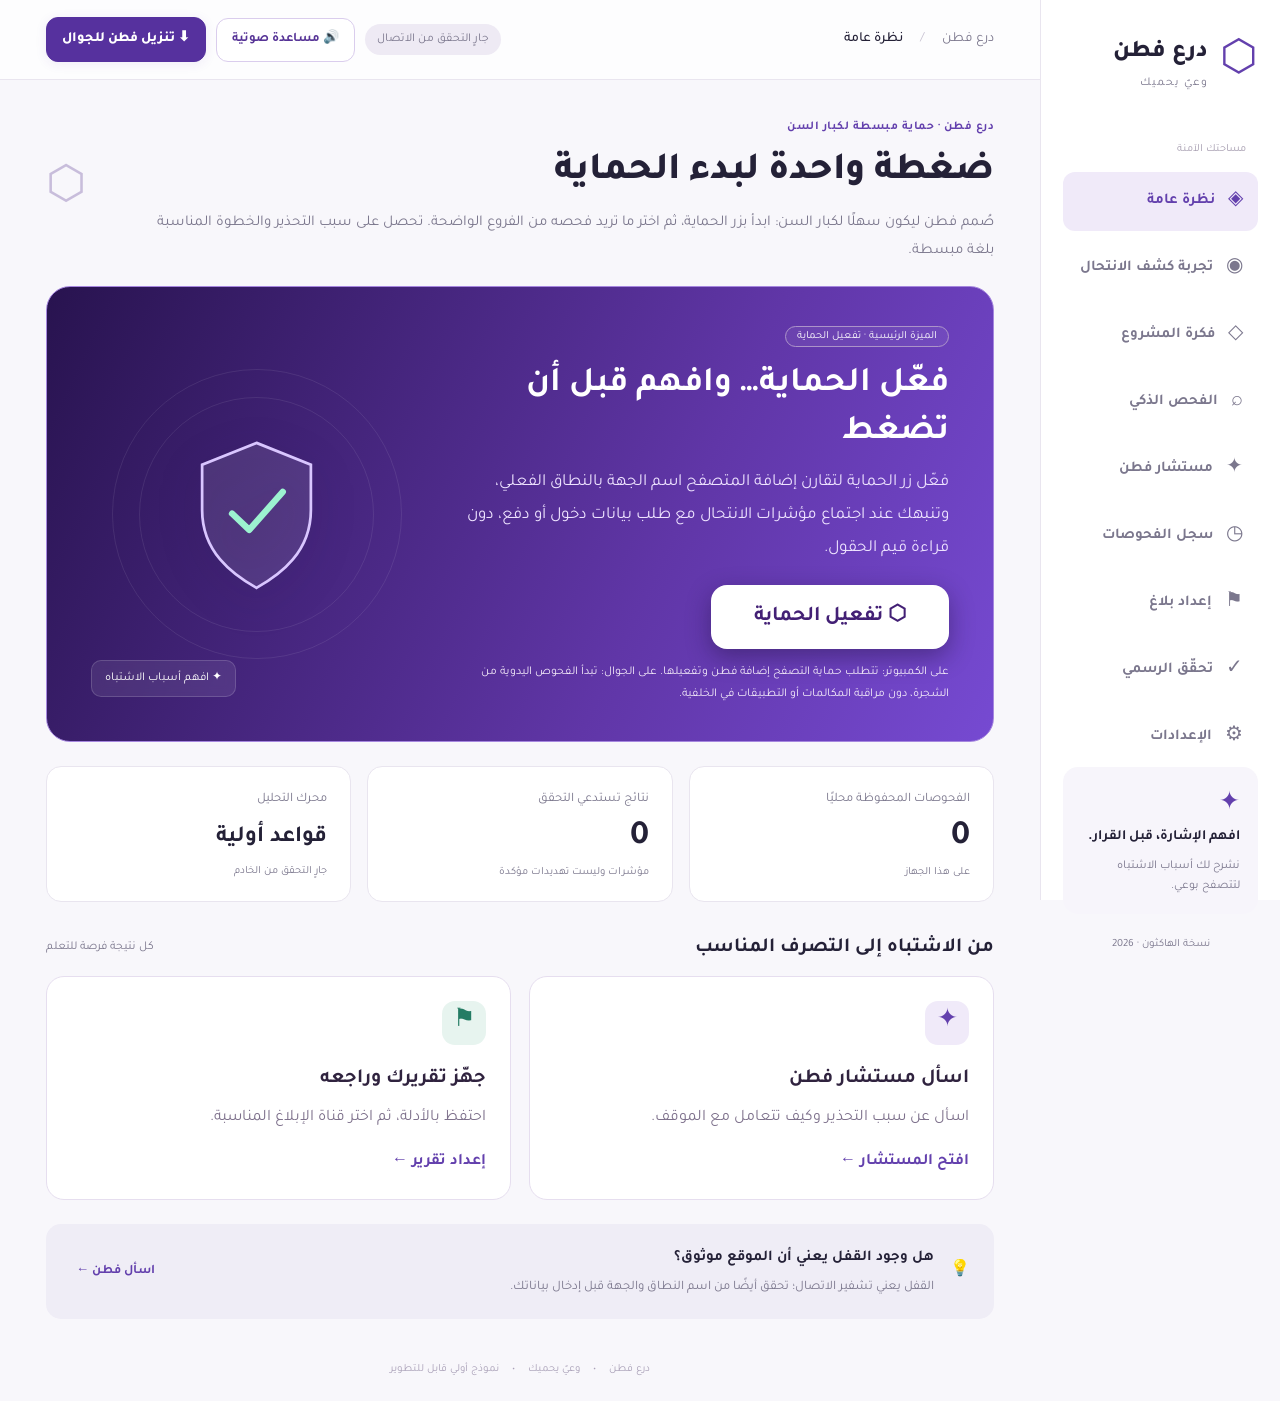
<file: index (1).html>
<!DOCTYPE html>
<html dir="rtl" lang="ar"><head><meta charset="utf-8"/><meta content="width=device-width, initial-scale=1" name="viewport"/><meta content="#38216b" name="theme-color"/><meta content="yes" name="apple-mobile-web-app-capable"/><meta content="درع فطن" name="apple-mobile-web-app-title"/><link href="manifest.webmanifest" rel="manifest"/><link href="icons/fatin-192.png" rel="apple-touch-icon"/><title>درع فطن | وعي يحميك</title><link href="style.css" rel="stylesheet"/></head><body>
<div class="layout"><aside><a class="brand" href="#home"><span class="brandmark">⬡</span><div><strong>درع فطن</strong><small>وعيٌ يحميك</small></div></a><div class="navlabel">مساحتك الآمنة</div><nav aria-label="القائمة الرئيسية"><button class="active" data-page="home">◈ <span>نظرة عامة</span></button><button data-page="demo">◉ <span>تجربة كشف الانتحال</span></button><button data-page="idea">◇ <span>فكرة المشروع</span></button><button data-page="scan">⌕ <span>الفحص الذكي</span></button><button data-page="advisor">✦ <span>مستشار فطن</span></button><button data-page="history">◷ <span>سجل الفحوصات</span></button><button data-page="report">⚑ <span>إعداد بلاغ</span></button><button data-page="tahqaq">✓ <span>تحقّق الرسمي</span></button><button data-page="settings">⚙ <span>الإعدادات</span></button></nav><div class="side-note"><span>✦</span><strong>افهم الإشارة، قبل القرار.</strong><p>نشرح لك أسباب الاشتباه لتتصفح بوعي.</p></div><small class="edition">نسخة الهاكثون · 2026</small></aside>
<div class="main"><header><div class="breadcrumb">درع فطن <span>/</span> <b id="pageTitle">نظرة عامة</b></div><div class="header-actions"><button aria-label="تثبيت أو إضافة فطن للشاشة الرئيسية على الجوال" class="header-install" id="topInstall" type="button">⬇ تنزيل فطن للجوال</button><button aria-controls="voiceBar" aria-expanded="false" class="header-voice" id="topVoice" type="button">🔊 مساعدة صوتية</button><div class="badge muted" id="connection">جارٍ التحقق من الاتصال</div></div></header><div aria-label="المساعدة الصوتية لكبار السن" class="voice-bar" hidden="" id="voiceBar"><div class="voice-head"><strong>🔊 المساعدة الصوتية · زارية النسائي السعودي عند الموافقة</strong><span>استمع للشرح والنتائج بصوت واضح ومبسط.</span></div><div class="voice-actions"><button class="primary" id="voiceWelcome" type="button">▶ استمع لشرح فطن</button><button class="secondary" id="stopVoice" type="button">■ إيقاف الصوت</button><label class="voice-consent"><input id="cloudVoiceConsent" type="checkbox"/> أوافق على إرسال النص الذي أختار سماعه إلى خدمة الصوت عبر الإنترنت للحصول على صوت زارية السعودي</label></div><audio aria-label="تشغيل صوت فطن" controls="" hidden="" id="voicePlayer" playsinline="" preload="none"></audio><p class="voice-status" id="voiceStatus" role="status">بدون موافقة خدمة الصوت، سيحاول فطن استخدام صوت الجهاز إن كان متاحًا.</p></div><main>
<section class="page active" id="home"><div class="intro"><div><div class="eyebrow">درع فطن · حماية مبسطة لكبار السن</div><h1>ضغطة واحدة لبدء الحماية</h1><p>صُمم فطن ليكون سهلًا لكبار السن: ابدأ بزر الحماية، ثم اختر ما تريد فحصه من الفروع الواضحة. تحصل على سبب التحذير والخطوة المناسبة بلغة مبسطة.</p></div><div class="mini-logo">⬡</div></div>
<div class="hero"><div><span class="tag">الميزة الرئيسية · تفعيل الحماية</span><h2>فعّل الحماية… وافهم قبل أن تضغط</h2><p>فعّل زر الحماية لتقارن إضافة المتصفح اسم الجهة بالنطاق الفعلي، وتنبهك عند اجتماع مؤشرات الانتحال مع طلب بيانات دخول أو دفع، دون قراءة قيم الحقول.</p><button aria-controls="protectionTree" aria-expanded="false" class="primary light" id="protection" type="button">⬡  تفعيل الحماية</button><div class="hero-note" id="protectionStatus">على الكمبيوتر: تتطلب حماية التصفح إضافة فطن وتفعيلها. على الجوال: تبدأ الفحوص اليدوية من الشجرة، دون مراقبة المكالمات أو التطبيقات في الخلفية.</div></div><div aria-hidden="true" class="shield-art"><div class="orbit one"></div><div class="orbit two"></div><svg viewbox="0 0 160 180"><path d="M80 12L140 36V86C140 132 107 157 80 172C53 157 20 132 20 86V36Z" fill="rgba(255,255,255,.1)" stroke="#d9c6ff" stroke-width="3"></path><path d="M53 90L72 108L109 66" fill="none" stroke="#9cf2d0" stroke-linecap="round" stroke-linejoin="round" stroke-width="7"></path></svg><span class="float-label">✦ افهم أسباب الاشتباه</span></div></div><section aria-label="فروع الحماية من فطن" class="protection-tree" hidden="" id="protectionTree">
<div class="tree-crown"><span aria-hidden="true" class="tree-symbol">⬡</span><div><strong>فروع الحماية</strong><p id="treeState" role="status">اختر نوع الفحص المناسب. هذه الفحوص تتم عند الطلب.</p></div><span class="tree-line-status">٤ طرق للفحص</span></div>
<div class="protection-branches">
<button class="tree-branch" data-scan="url" type="button"><span aria-hidden="true" class="branch-icon">🔗</span><span><strong>١ · روابط المواقع</strong><small>قارن اسم الجهة بالنطاق واكشف مؤشرات التصيّد</small></span><span aria-hidden="true" class="tree-go">←</span></button>
<button class="tree-branch" data-scan="text" type="button"><span aria-hidden="true" class="branch-icon">✉️</span><span><strong>٢ · رسالة أو إيميل</strong><small>تحليل النصوص وطلبات كلمات المرور والدفع والاستعجال</small></span><span aria-hidden="true" class="tree-go">←</span></button>
<button class="tree-branch" data-scan="file" type="button"><span aria-hidden="true" class="branch-icon">🖼️</span><span><strong>٣ · ملف أو صورة</strong><small>مؤشرات الاحتيال + تقدير احتمال أن تكون الصورة مولّدة بالذكاء الاصطناعي، وليس حكمًا قطعيًا</small></span><span aria-hidden="true" class="tree-go">←</span></button>
<button class="tree-branch" data-scan="audio" type="button"><span aria-hidden="true" class="branch-icon">🎙️</span><span><strong>٤ · تسجيل صوتي</strong><small>ارفع رسالة صوتية أو مقطع مكالمة بإذن، أو سجّل بموافقتك عبر الميكروفون</small></span><span aria-hidden="true" class="tree-go">←</span></button>
</div>
<div class="tree-foot"><div><strong>📞 وماذا عن المكالمات؟</strong><p>فطن يحلل تسجيلًا تختاره أو مقطعًا تسجله بإذنك. الموقع لا يتنصّت على المكالمات ولا يعرّف المتصل تلقائيًا؛ هذه قدرات تتطلب تطبيقًا وصلاحيات نظام واختبارات إضافية.</p></div><button class="secondary" data-scan="audio" type="button">افحص تسجيل مكالمة ←</button></div>
<div class="tree-future"><span>🔭 تطوير مستقبلي</span><p>نسعى إلى التكامل التقني مع خدمة «تحقّق» للهيئة الوطنية للأمن السيبراني <strong>بعد موافقة الجهة وتوفر واجهة ربط رسمية</strong>. حاليًا يمكنك فتح الخدمة الرسمية بنفسك دون إرسال تلقائي.</p><button class="tree-verify" data-page="tahqaq" type="button">افتح تحقّق الرسمي ←</button></div>
</section><div class="stats"><article><span>الفحوصات المحفوظة محليًا</span><strong id="total">0</strong><small>على هذا الجهاز</small></article><article><span>نتائج تستدعي التحقق</span><strong id="flagged">0</strong><small>مؤشرات وليست تهديدات مؤكدة</small></article><article><span>محرك التحليل</span><strong class="smaller" id="engineName">قواعد أولية</strong><small id="engineNote">جارٍ التحقق من الخادم</small></article></div>



<div class="section-head"><h2>من الاشتباه إلى التصرف المناسب</h2><span>كل نتيجة فرصة للتعلم</span></div><div class="journey-grid"><button class="journey-card" data-page="advisor"><span class="icon purple">✦</span><h3>اسأل مستشار فطن</h3><p>اسأل عن سبب التحذير وكيف تتعامل مع الموقف.</p><b>افتح المستشار ←</b></button><button class="journey-card" data-page="report"><span class="icon green">⚑</span><h3>جهّز تقريرك وراجعه</h3><p>احتفظ بالأدلة، ثم اختر قناة الإبلاغ المناسبة.</p><b>إعداد تقرير ←</b></button></div><div class="awareness"><span>💡</span><div><strong>هل وجود القفل يعني أن الموقع موثوق؟</strong><p>القفل يعني تشفير الاتصال؛ تحقق أيضًا من اسم النطاق والجهة قبل إدخال بياناتك.</p></div><button class="link" data-page="advisor">اسأل فطن ←</button></div></section>
<section class="page" id="demo"><div class="intro"><div class="eyebrow">اختبر الفرق أمامك</div><h1>من اسم الجهة إلى دليل الاشتباه</h1><p>ثلاث لقطات اختبار ثابتة ببيانات وهمية. لا نفتح هذه المواقع ولا نرسلها إلى Gemini؛ تعمل المقارنة محليًا.</p></div><div class="demo-grid"><article class="panel"><span class="tag">١ · نطاق مطابق</span><h2>تسجيل دخول الجامعة</h2><p>اسم الجامعة + نطاق مدرج في القائمة + حقل كلمة مرور.</p><button class="primary" data-demo="official">عرض المقارنة</button></article><article class="panel"><span class="tag">٢ · مؤشرات انتحال</span><h2>رسوم توصيل وهمية</h2><p>اسم البريد السعودي + نطاق تجريبي مختلف + حقل بطاقة دفع.</p><button class="primary" data-demo="phishing">عرض التحذير</button></article><article class="panel"><span class="tag">٣ · معلومات ناقصة</span><h2>جهة غير محددة</h2><p>حقل دخول بلا اسم جهة مدعومة. لا يكفي للحكم على الموقع.</p><button class="primary" data-demo="unknown">عرض حدود الفحص</button></article></div><article aria-live="polite" class="panel" id="demoResult"><h2>اختر حالة لعرض دليل المقارنة</h2><p>النتائج هنا للتوضيح، وليست قياسًا لدقة المنتج.</p></article><div class="note">لا يحجب النموذج إدخال البيانات أو إرسالها قسرًا. الإضافة تُظهر تنبيهًا عند اكتشاف الصفحة، وتعيد الفحص عند ظهور حقول جديدة أو التركيز على حقل حساس. يلزم اختبار زمن التنبيه على صفحات حقيقية.</div></section>
<section class="page" id="idea"><div class="intro"><div class="eyebrow">درع فطن · الفكرة المدمجة</div><h1>حماية أثناء التصفح، وتوعية عند كل تنبيه</h1><p>منصة تساعد المستخدم على فهم مؤشرات التصيد وانتحال الجهات، والتحقق من المحتوى المشبوه، واختيار الإجراء المناسب.</p></div><div class="demo-grid"><article class="panel"><h2>التحدي الحالي</h2><p>يصعب تمييز المواقع والرسائل والملفات المشبوهة، خصوصًا عند استخدام اسم جهة مألوفة وطلب بيانات الدخول أو الدفع. يحتاج المستخدم إلى دليل مفهوم قبل مشاركة بياناته.</p></article><article class="panel"><h2>الحل الإبداعي</h2><p>زر حماية واضح أولًا، تتفرع تحته أربعة أنواع فحص: رابط موقع، رسالة أو إيميل، ملف أو صورة، وتسجيل صوتي. يجمع فطن بين قواعد مقارنة النطاق ومؤشرات الانتحال وتحليل Gemini عند توفره وبموافقتك، مع شرح مبسّط للأسباب.</p></article><article class="panel"><h2>القيمة المضافة</h2><p>الجمع بين التنبيه أثناء التصفح والفحص عند الطلب والتوعية العملية. كل نتيجة توضّح المؤشر ودليله ومعناه، وتساعد المستخدم على اتخاذ قرار واعٍ دون ضمانات سلامة غير مثبتة.</p></article></div><article class="panel"><h2>آلية العمل</h2><ol><li><strong>تفعيل الحماية:</strong> على الكمبيوتر وبعد تثبيت الإضافة، يوافق المستخدم على الصلاحيات ويفعّل التنبيه أثناء التصفح. تظهر أسفل الزر شجرة الفحوص. على الجوال تظهر فحوص يدوية، لا مراقبة للنظام.</li><li><strong>التحقق أثناء التصفح:</strong> تُقارن الجهة الظاهرة بالنطاق، ويُرصد وجود حقول دخول أو دفع دون قراءة قيمها. عند اجتماع المؤشرات يظهر تنبيه أعلى الصفحة.</li><li><strong>الفحص عند الطلب:</strong> يختار المستخدم أحد الفروع الأربعة. فحص الصور يتضمن تقييمًا تقديريًا لمنشئها بالذكاء الاصطناعي عند توفر Gemini، وفحص الصوت يتطلب اختيار التسجيل أو الموافقة على الميكروفون.</li><li><strong>الفهم والتوعية:</strong> تعرض النتيجة الأدلة ودرسًا قصيرًا، ويجيب المستشار عن أسئلة المستخدم بناءً على آخر فحص عند تفعيل Gemini.</li><li><strong>الإجراء المناسب:</strong> تُعرض القناة الرسمية عند تحديد جهة مدعومة، ويمكن إعداد تقرير ومراجعته وتنزيله قبل الإبلاغ.</li></ol><h2>الفئة المستهدفة</h2><p>مستخدمو الإنترنت غير المتخصصين في الأمن السيبراني، وخاصة الطلاب والموظفون وكبار السن. يبدأ اختبار حماية التصفح بجهات محددة ثم تتوسع التغطية بعد مراجعة النتائج.</p><h2>نطاق النموذج الحالي</h2><p>كشف انتحال جامعة الملك فيصل وسبل داخل Chrome أو Edge على الكمبيوتر. تُستخدم أسماء الجهة في عنوان الصفحة وعناوينها؛ لا يوجد تعرف بصري على جميع الشعارات. النطاق المطابق لا يضمن سلامة الصفحة، ومزودو الدخول الخارجيون غير المدرجين يحتاجون مراجعة.</p><div id="registryList"></div><h2>التوسع والربط بالهيئة</h2><p>خطتنا المستقبلية: توسيع قائمة الجهات والنطاقات، واختبار التنبيه ودعم تطبيق للجوال بإمكانات إضافية بحسب صلاحيات النظام، والبحث في ربط معتمد بخدمة «تحقّق» التابعة للهيئة الوطنية للأمن السيبراني إذا توفرت واجهة API وتصريح رسمي. حاليًا نوفر رابط انتقال إلى الخدمة فقط، دون شراكة أو نقل آلي للمحتوى.</p></article></section>
<section class="page" id="scan"><div class="intro"><div class="eyebrow">تحقق قبل أن تتفاعل</div><h1>فروع فطن · الفحص الذكي</h1><p>اختر رابطًا أو رسالة أو ملفًا/صورة أو تسجيلًا صوتيًا. النتيجة تجمع الأدلة البرمجية مع تفسير الذكاء الاصطناعي عند توافره، ولا تعتمد عليه وحده.</p></div><div class="scan-grid"><article class="panel"><div class="tabs" role="tablist"><button class="active" data-kind="url" role="tab">رابط</button><button data-kind="text" role="tab">رسالة / إيميل</button><button data-kind="file" role="tab">ملف / صورة</button><button data-kind="audio" role="tab">🎙️ صوت / مكالمة</button></div><form id="scanForm"><div id="urlInput"><label for="urlValue">رابط الموقع</label><input dir="ltr" id="urlValue" inputmode="url" maxlength="2048" placeholder="https://example.com" type="text"/><small>لا نفتح الموقع أو نتبع التحويلات. لتقييم الانتحال، أضف ما يظهر أمامك في الصفحة.</small><label for="claimTitle">عنوان الصفحة أو اسم الجهة الظاهر (اختياري)</label><input id="claimTitle" maxlength="300" placeholder="مثل: جامعة الملك فيصل — تسجيل الدخول"/><label class="check"><input id="claimPassword" type="checkbox"/><span>يوجد حقل كلمة مرور في الصفحة</span></label><label class="check"><input id="claimPayment" type="checkbox"/><span>يوجد حقل بيانات بطاقة دفع</span></label><small>هذه أدلة تدخلها أنت؛ الإضافة تجمع أنواع الحقول تلقائيًا دون قيمها.</small></div><div hidden="" id="textInput"><label for="textValue">نص الرسالة أو الإيميل</label><textarea id="textValue" maxlength="20000" placeholder="الصق النص بعد إزالة بياناتك الشخصية..." rows="7"></textarea></div><div hidden="" id="fileInput"><label class="upload" for="fileValue"><span>↑</span><strong>اختر ملفًا للفحص</strong><p>TXT · EML · CSV · JSON · HTML · PDF · PNG · JPG</p><small>حتى 5 ميجابايت. تحليل المحتوى؛ لا تُشغّل الملفات.</small></label><input accept=".txt,.eml,.csv,.json,.html,.log,.pdf,.png,.jpg,.jpeg" id="fileValue" type="file"/><p id="filename"></p><div class="image-info" id="imageOriginInfo"><strong>🪄 داخل فحص الصور: هل الصورة مولّدة بالذكاء الاصطناعي؟</strong><p>عند رفع PNG أو JPG سيحاول Gemini تقييم العلامات الظاهرة فقط مع فحص التصيد. لا يمكن الجزم بأصل الصورة من المظهر وحده، وغياب العلامات ليس إثباتًا أنها حقيقية.</p><p>إذا تعذر تشغيل Gemini تظهر النتيجة «لم يتوفر تقييم المنشأ» دون ادعاء أنها أصلية.</p></div></div><div class="audio-scan" hidden="" id="audioInput">
<h2>🎙️ افحص تسجيلًا صوتيًا</h2>
<p>ارفع تسجيل مكالمة أو رسالة صوتية، وسيحاول Gemini تفريغ الكلام وكشف مؤشرات الاحتيال. النتيجة استرشادية وليست تأكيدًا لهوية المتصل.</p>
<label for="audioValue">ارفع ملف صوتي (MP3 أو M4A أو WAV أو WebM أو OGG)</label>
<input accept=".mp3,.m4a,.mp4,.wav,.webm,.ogg,.oga,.opus,.aac,.flac,.aif,.aiff,audio/*" id="audioValue" type="file"/>
<p aria-live="polite" class="audio-small" id="audioFilename">الحد الأقصى 5 ميجابايت. لا ترفع صوتًا يتضمن رمز تحقق أو معلومات سرية.</p>
<hr/><h2>📞 وضع المساعدة أثناء المكالمة</h2>
<p>يمكن تسجيل مقطع قصير من ميكروفون الجهاز ثم فحصه، بعد موافقتك. جرّب المكالمة على السماعة الخارجية <strong>من جهاز آخر</strong> ليسمعها الميكروفون بوضوح.</p>
<p class="audio-warning">⚠️ لا يستطيع الموقع التقاط الصوت الداخلي للمكالمة مباشرة أو مراقبتها بالخلفية. قد يمنع نظام الهاتف استخدام الميكروفون أثناء المكالمة. احصل على الموافقات اللازمة قبل تسجيل أي شخص.</p>
<label class="check"><input id="callConsent" type="checkbox"/><span>أوافق على تسجيل مقطع بنفسي، ولدي الإذن اللازم لتسجيل المحادثة. لن تُرسل البيانات إلى Gemini إلا عند الضغط على «حلّل المقطع».</span></label>
<div class="mic-actions"><button class="primary" id="micStart" type="button">🎙️ ابدأ التسجيل</button><button class="secondary" disabled="" id="micStop" type="button">■ إيقاف</button><button class="primary" disabled="" id="micAnalyze" type="button">✦ حلّل المقطع</button><button class="secondary" disabled="" id="micDiscard" type="button">حذف المقطع</button></div>
<p id="micStatus" role="status">الميكروفون متوقف. أقصى مدة للمقطع 30 ثانية.</p>
<audio aria-label="استمع إلى المقطع المسجل" controls="" hidden="" id="micPreview" playsinline="" preload="metadata"></audio>
</div><label class="check"><input id="consent" required="" type="checkbox"/><span>أوافق على إرسال المحتوى أو التسجيل الصوتي الذي أختاره إلى خادم فطن وGemini عند تفعيله. سأزيل المعلومات الحساسة قبل الفحص.</span></label><button class="primary" id="scanBtn" type="submit">✦   ابدأ الفحص</button><p class="error" id="scanError" role="alert"></p></form></article><article aria-live="polite" class="panel result" id="result"><div class="empty"><span>⬡</span><h3>الوضوح يبدأ من هنا</h3><p>أدخل المحتوى لتظهر النتيجة والأسباب والتوصيات.</p></div></article></div><article class="official-inline panel"><strong>🔍 تحقق من الرابط أو الملف عبر جهة رسمية</strong><p>خدمة «تحقّق» من الهيئة الوطنية للأمن السيبراني خطوة إضافية مستقلة عن فطن؛ لا ترسل فطن النتائج إليها تلقائيًا.</p><button class="secondary" data-page="tahqaq" type="button">انتقل إلى تحقّق الرسمي للفحص الإضافي</button></article><div class="note">نتائج فطن مؤشرات مساعدة، ولا تمثل شهادة سلامة أو فحصًا مضادًا للفيروسات.</div></section>
<section class="page" id="tahqaq"><div class="intro"><div class="eyebrow">خطوة تحقق إضافية · عبر جهة رسمية</div><h1>خدمة «تحقّق» الرسمية</h1><p>فطن يساعدك على فهم مؤشرات الاحتيال، وهذه الروابط تتيح لك استخدام الخدمة الرسمية بنفسك.</p></div>
<article class="panel official-nca"><div class="official-badge">الهيئة الوطنية للأمن السيبراني · خدمة خارجية</div><h2>فحص الروابط والملفات ورموز QR</h2><p>«تحقّق» متاحة عبر بوابة حصين لفحص الروابط والملفات ورموز QR، وعبر واتساب لفحص الروابط ورموز QR. لا تشمل فحص المكالمات الصوتية مباشرة.</p>
<div class="official-steps"><div><b>١</b><span>افحص المحتوى في فطن، وافهم أسباب الاشتباه.</span></div><div><b>٢</b><span>انسخ الرابط بعد حذف الرموز السرية والمعلومات الشخصية.</span></div><div><b>٣</b><span>افتح تحقّق رسميًا وأرسل الرابط بنفسك، ثم راجع النتيجة الرسمية.</span></div></div>
<div class="official-actions"><a class="primary button" href="https://tahqaq.haseen.gov.sa/" rel="noopener noreferrer" target="_blank">↗ افتح بوابة تحقّق الرسمية</a><a class="secondary button" href="https://wa.me/966118136644" rel="noopener noreferrer" target="_blank">💬 تحقّق عبر واتساب</a><button class="secondary" id="copyTahqaqUrl" type="button">نسخ رابط آخر فحص</button><button class="secondary" id="speakTahqaqHelp" type="button">🔊 اسمع خطوات التحقّق</button></div>
<p class="official-status" id="tahqaqStatus" role="status">الواتساب لا يرسل شيئًا تلقائيًا؛ ستفتح المحادثة وتختار بنفسك ما ترسله.</p>
<div class="official-manual" hidden="" id="tahqaqManualCopy"><label for="tahqaqCopyValue">انسخ الرابط يدويًا من المربع التالي</label><input dir="ltr" id="tahqaqCopyValue" readonly="" type="text"/></div>
<p class="note">فطن مشروع مستقل غير تابع للهيئة الوطنية للأمن السيبراني، ولا توجد شراكة أو واجهة API رسمية مدمجة. الخدمات الخارجية تتطلب الإنترنت. لا تُرسل كلمات المرور أو رموز التحقق أو التسجيلات الصوتية إلى واتساب أو تحقّق.</p>
<a class="official-source" href="https://nca.gov.sa/ar/cyber-awareness/awareness-campaigns/tahqaq/" rel="noopener noreferrer" target="_blank">المصدر: صفحة «تحقّق» على موقع الهيئة الرسمي ↗</a></article></section>
<section class="page" id="advisor"><div class="intro"><div class="eyebrow">معرفة قريبة منك</div><h1>مستشار فطن</h1><p>افهم آخر نتيجة فحص، واسأل عن الخطوات المناسبة عند الاشتباه بموقع أو رسالة أو ملف.</p></div><article class="panel chat-panel"><div aria-live="polite" id="messages"><div class="bubble assistant">أهلًا بك، أنا مستشار فطن. اسألني عن أسباب الاشتباه أو كيف تتصرف بعد التنبيه. يمكنك إجراء فحص أولًا ليصبح سؤالك مرتبطًا بنتيجته. لا ترسل كلمات المرور أو رموز التحقق.</div></div><div class="note" id="advisorContext">لم تُحدد نتيجة فحص بعد؛ يمكنك طرح سؤال توعوي عام.</div><div class="suggestions"><button data-question="ماذا أفعل إذا أدخلت كلمة المرور في موقع مشبوه؟">أدخلت كلمة المرور في موقع مشبوه</button><button data-question="كيف أميز رابط التصيد؟">كيف أميز رابط التصيد؟</button></div><form id="chatForm"><label class="check"><input id="chatConsent" required="" type="checkbox"/><span>أوافق على إرسال السؤال وآخر نتيجة فحص إلى Gemini عبر الخادم.</span></label><div class="chat-entry"><input id="question" maxlength="4000" placeholder="اكتب سؤالك هنا..." required=""/><button class="primary" id="chatBtn">إرسال ←</button></div></form><p class="error" id="chatError" role="alert"></p></article></section>
<section class="page" id="history"><div class="intro"><h1>سجل الفحوصات</h1><p>يُحفظ ملخص النتائج على جهازك عند اختيار الحفظ؛ لا نحفظ المحتوى الأصلي.</p></div><article class="panel"><div class="section-head"><h2>نتائجك المحفوظة</h2><button class="secondary" id="clearHistory">مسح السجل</button></div><div id="historyList"></div></article></section>
<section class="page" id="report"><div class="intro"><div class="eyebrow">من التحقق إلى الإجراء</div><h1>إعداد بلاغ</h1><p>حوّل نتيجة الفحص إلى تقرير واضح، وأزل المعلومات الشخصية قبل مشاركته.</p></div><div class="scan-grid"><article class="panel"><h2>مسودة تقرير الفحص</h2><p>يمكن نسخ التقرير أو تنزيله. لا يُرسل تلقائيًا إلى أي جهة.</p><textarea aria-label="مسودة التقرير" id="reportText" placeholder="أجرِ فحصًا أولًا أو اكتب تفاصيل الحادث هنا..." rows="12"></textarea><div class="actions"><button class="primary" id="copyReport">نسخ التقرير</button><button class="secondary" id="downloadReport">تنزيل TXT</button></div><p id="reportStatus" role="status"></p></article><article class="panel"><span class="icon purple">⚑</span><h2>القناة الرسمية للإبلاغ</h2><p>تتيح الهيئة الوطنية للأمن السيبراني معلومات الإبلاغ عن الحوادث السيبرانية على الجهات الوطنية عبر موقعها الرسمي. تحقق من نطاق الخدمة والتعليمات قبل تقديم البلاغ.</p><a class="primary button" href="https://nca.gov.sa/ar/report-incident/" rel="noopener noreferrer" target="_blank">فتح قناة الإبلاغ الرسمية ↗</a><button class="secondary" data-page="tahqaq" type="button">فتح خدمة «تحقّق» لفحص الرابط أو الملف</button><div class="note">فطن مشروع مستقل. المتاح الآن تقرير وإحالة رسمية. أُضيف رابط خدمة «تحقّق» الرسمية كإحالة خارجية مستقلة، وليس تكامل API أو شراكة مع الهيئة. لا يرسل فطن بيانات أو بلاغات تلقائيًا.</div></article></div></section>
<section class="page" id="settings"><div class="intro"><h1>إعدادات فطن</h1><p>اتصال واضح وتحكم في بياناتك.</p></div><article class="panel settings"><h2>خادم التحليل</h2><label for="server">عنوان الخادم</label><input dir="ltr" id="server" placeholder="اتركه فارغًا عند التشغيل على نفس الخادم"/><small>لتشغيل الواجهة على GitHub Pages، أدخل رابط خادم Flask عبر HTTPS.</small><label for="token">رمز الوصول الاختياري</label><input autocomplete="off" id="token" type="password"/><small>يُحفظ خلال الجلسة فقط. مفتاح Gemini يبقى على الخادم، ولا يُكتب هنا.</small><button class="primary" id="saveSettings">حفظ والتحقق من الاتصال</button><p id="settingsStatus" role="status"></p><hr/><h2>الصوت النسائي لكبار السن</h2><p>اضغط «استمع لشرح فطن»، ثم «اسمع النتيجة» أو زر سماع رد المستشار. مع موافقتك يستعمل فطن صوت زارية النسائي السعودي عبر خدمة صوت خارجية. دون موافقة أو دون اتصال يحاول استخدام صوت عربي من الجهاز، وقد يختلف الصوت واللهجة.</p><p>الصوت لا يبدأ تلقائيًا؛ اضغط زر الاستماع. في بعض أجهزة الآيفون قد تحتاج الضغط على ▶ في مشغل الصوت بعد تجهيز الملف.</p><label for="voiceRate">سرعة القراءة من الجهاز</label><select id="voiceRate"><option value="0.8">بطيئة ومريحة</option><option value="0.95">متوسطة</option><option value="1.1">عادية</option></select><label class="check"><input id="largeText" type="checkbox"/><span>تكبير الخط والأزرار لتسهيل الاستخدام</span></label><hr/><h2>الفحص من الجوال</h2><p>يمكن فتح فطن على iPhone أو Android من أي متصفح حديث، وتثبيته على الشاشة الرئيسية. تفعيل وضع الفحص السريع يُظهر صفحة الفحص فور فتح الموقع، وليس نظام حماية يعمل في الخلفية.</p><div class="mobile-preference"><button class="secondary" id="mobileMode" type="button">تفعيل وضع الفحص السريع للجوال</button><p class="mobile-status" id="mobileModeStatus" role="status">هذا الوضع يفتح صفحة الفحص سريعًا، وليس حماية تلقائية على بقية المواقع.</p></div><button class="secondary" hidden="" id="installMobile" type="button">إضافة للجوال</button><button class="secondary" id="installFromSettings" type="button">تعليمات إضافة فطن للجوال</button><hr/><h2>حماية التصفح عبر الإضافة على الكمبيوتر</h2><p>ثبّت إضافة فطن الموجودة في مجلد extension، ثم حدد عنوان الخادم وفعّل الحماية من نافذة الإضافة. تُرسل عناوين المواقع دون معاملاتها، وعنوان الصفحة وأول عناوينها بعد تقليل البيانات، ووجود حقول دخول أو دفع. لا تُقرأ قيم الحقول. Gemini يستقبل تقرير الأدلة فقط.</p><p>زر الحماية المرتبط بإضافة Chrome أو Edge يعمل على الكمبيوتر عند تثبيت الإضافة. في الجوال يُفتح الفحص اليدوي بدل إيهامك بأن جميع المواقع محمية تلقائيًا. ولحماية Safari عبر الصفحات الخارجية يلزم لاحقًا تطوير إضافة iOS مستقلة.</p><hr/><h2>الخصوصية وحدود الفحص</h2><p>لا يخزّن الخادم الملفات أو المحادثات. معالجة Gemini تخضع لشروط خدمة مزوّد النموذج. لا ترفع ملفات سرية أو بيانات شخصية حساسة. الروابط لا تُفتح، والملفات لا تُشغّل.</p></article></section>
</main><footer>درع فطن <span>•</span> وعيٌ يحميك <span>•</span> نموذج أولي قابل للتطوير</footer></div></div>
<dialog id="mobileDialog"><h2>📲 فطن على شاشة جوالك</h2><p id="mobileInstallInstructions">على آيفون: افتح الرابط في Safari، ثم مشاركة، ثم «إضافة إلى الشاشة الرئيسية». على أندرويد: افتح الرابط في Chrome أو متصفح داعم، ثم القائمة، ثم «تثبيت التطبيق» أو «إضافة إلى الشاشة الرئيسية».</p><p>يعمل الفحص اليدوي داخل الموقع. عند غياب الإنترنت تتوفر الواجهة واللقطات التجريبية بعد زيارة سابقة، لكن تحليل Gemini والصوت السعودي السحابي يحتاجان اتصالًا بالخادم.</p><div class="actions"><button class="primary" hidden="" id="triggerInstall" type="button">تثبيت فطن الآن</button><button class="secondary" id="closeMobileDialog" type="button">إغلاق</button></div></dialog><dialog id="installDialog"><h2>فعّل الحماية عبر الإضافة</h2><p>افتح chrome://extensions أو edge://extensions، وفعّل وضع المطوّر، ثم اختر «تحميل إضافة غير مضغوطة» وحدد مجلد extension.</p><p>افتح نافذة الإضافة، أدخل عنوان الخادم، ووافق على إرسال عنوان الصفحة ومؤشرات أنواع الحقول دون قيمها، ثم فعّل الحماية. بعد ذلك أعد تحميل هذه الصفحة.</p><button class="primary" id="closeDialog">فهمت</button></dialog><script src="identity.js"></script><script src="voice.js"></script><script src="official-verify.js"></script><script src="app.js"></script><script src="audio-scan.js"></script></body></html>
</file>
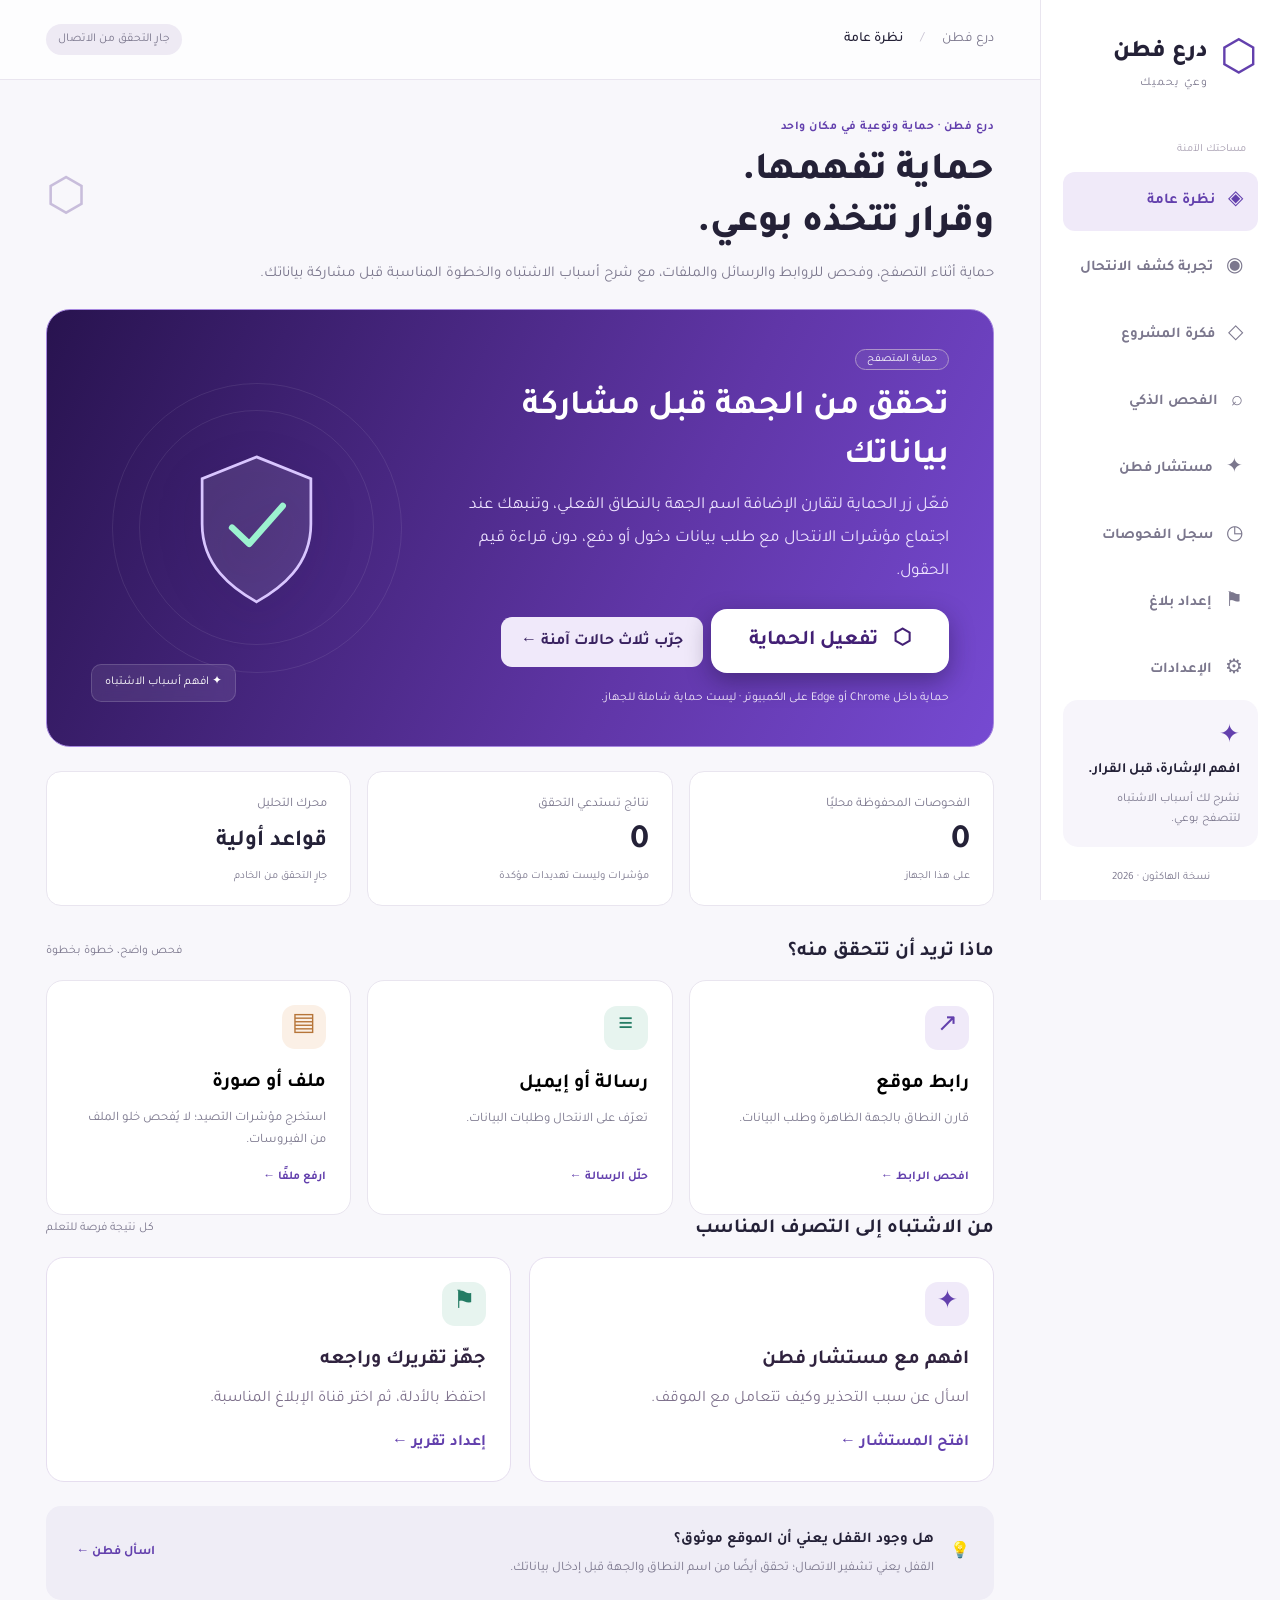
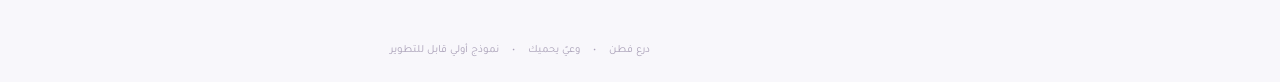
<file: index (4).html>
<!doctype html><html lang="ar" dir="rtl"><head><meta charset="utf-8"><meta name="viewport" content="width=device-width, initial-scale=1"><meta name="theme-color" content="#38216b"><title>درع فطن | وعي يحميك</title><link rel="stylesheet" href="style.css"></head><body>
<div class="layout"><aside><a class="brand" href="#home"><span class="brandmark">⬡</span><div><strong>درع فطن</strong><small>وعيٌ يحميك</small></div></a><div class="navlabel">مساحتك الآمنة</div><nav aria-label="القائمة الرئيسية"><button data-page="home" class="active">◈ <span>نظرة عامة</span></button><button data-page="demo">◉ <span>تجربة كشف الانتحال</span></button><button data-page="idea">◇ <span>فكرة المشروع</span></button><button data-page="scan">⌕ <span>الفحص الذكي</span></button><button data-page="advisor">✦ <span>مستشار فطن</span></button><button data-page="history">◷ <span>سجل الفحوصات</span></button><button data-page="report">⚑ <span>إعداد بلاغ</span></button><button data-page="settings">⚙ <span>الإعدادات</span></button></nav><div class="side-note"><span>✦</span><strong>افهم الإشارة، قبل القرار.</strong><p>نشرح لك أسباب الاشتباه لتتصفح بوعي.</p></div><small class="edition">نسخة الهاكثون · 2026</small></aside>
<div class="main"><header><div class="breadcrumb">درع فطن <span>/</span> <b id="pageTitle">نظرة عامة</b></div><div id="connection" class="badge muted">جارٍ التحقق من الاتصال</div></header><main>
<section id="home" class="page active"><div class="intro"><div><div class="eyebrow">درع فطن · حماية وتوعية في مكان واحد</div><h1>حماية تفهمها.<br>وقرار تتخذه بوعي.</h1><p>حماية أثناء التصفح، وفحص للروابط والرسائل والملفات، مع شرح أسباب الاشتباه والخطوة المناسبة قبل مشاركة بياناتك.</p></div><div class="mini-logo">⬡</div></div>
<div class="hero"><div><span class="tag">حماية المتصفح</span><h2>تحقق من الجهة قبل مشاركة بياناتك</h2><p>فعّل زر الحماية لتقارن الإضافة اسم الجهة بالنطاق الفعلي، وتنبهك عند اجتماع مؤشرات الانتحال مع طلب بيانات دخول أو دفع، دون قراءة قيم الحقول.</p><button id="protection" class="primary light">⬡ &nbsp; تفعيل الحماية</button><button class="secondary" data-page="demo">جرّب ثلاث حالات آمنة ←</button><div id="protectionStatus" class="hero-note">حماية داخل Chrome أو Edge على الكمبيوتر · ليست حماية شاملة للجهاز.</div></div><div class="shield-art" aria-hidden="true"><div class="orbit one"></div><div class="orbit two"></div><svg viewBox="0 0 160 180"><path d="M80 12L140 36V86C140 132 107 157 80 172C53 157 20 132 20 86V36Z" fill="rgba(255,255,255,.1)" stroke="#d9c6ff" stroke-width="3"/><path d="M53 90L72 108L109 66" fill="none" stroke="#9cf2d0" stroke-width="7" stroke-linecap="round" stroke-linejoin="round"/></svg><span class="float-label">✦ افهم أسباب الاشتباه</span></div></div>
<div class="stats"><article><span>الفحوصات المحفوظة محليًا</span><strong id="total">0</strong><small>على هذا الجهاز</small></article><article><span>نتائج تستدعي التحقق</span><strong id="flagged">0</strong><small>مؤشرات وليست تهديدات مؤكدة</small></article><article><span>محرك التحليل</span><strong id="engineName" class="smaller">قواعد أولية</strong><small id="engineNote">جارٍ التحقق من الخادم</small></article></div>
<div class="section-head"><h2>ماذا تريد أن تتحقق منه؟</h2><span>فحص واضح، خطوة بخطوة</span></div><div class="quick-grid"><button class="quick" data-scan="url"><span class="icon purple">↗</span><h3>رابط موقع</h3><p>قارن النطاق بالجهة الظاهرة وطلب البيانات.</p><b>افحص الرابط ←</b></button><button class="quick" data-scan="text"><span class="icon green">≡</span><h3>رسالة أو إيميل</h3><p>تعرّف على الانتحال وطلبات البيانات.</p><b>حلّل الرسالة ←</b></button><button class="quick" data-scan="file"><span class="icon peach">▤</span><h3>ملف أو صورة</h3><p>استخرج مؤشرات التصيد؛ لا يُفحص خلو الملف من الفيروسات.</p><b>ارفع ملفًا ←</b></button></div>
<div class="section-head"><h2>من الاشتباه إلى التصرف المناسب</h2><span>كل نتيجة فرصة للتعلم</span></div><div class="journey-grid"><button class="journey-card" data-page="advisor"><span class="icon purple">✦</span><h3>افهم مع مستشار فطن</h3><p>اسأل عن سبب التحذير وكيف تتعامل مع الموقف.</p><b>افتح المستشار ←</b></button><button class="journey-card" data-page="report"><span class="icon green">⚑</span><h3>جهّز تقريرك وراجعه</h3><p>احتفظ بالأدلة، ثم اختر قناة الإبلاغ المناسبة.</p><b>إعداد تقرير ←</b></button></div><div class="awareness"><span>💡</span><div><strong>هل وجود القفل يعني أن الموقع موثوق؟</strong><p>القفل يعني تشفير الاتصال؛ تحقق أيضًا من اسم النطاق والجهة قبل إدخال بياناتك.</p></div><button class="link" data-page="advisor">اسأل فطن ←</button></div></section>

<section id="demo" class="page"><div class="intro"><div class="eyebrow">اختبر الفرق أمامك</div><h1>من اسم الجهة إلى دليل الاشتباه</h1><p>ثلاث لقطات اختبار ثابتة ببيانات وهمية. لا نفتح هذه المواقع ولا نرسلها إلى Gemini؛ تعمل المقارنة محليًا.</p></div><div class="demo-grid"><article class="panel"><span class="tag">١ · نطاق مطابق</span><h2>تسجيل دخول الجامعة</h2><p>اسم الجامعة + نطاق مدرج في القائمة + حقل كلمة مرور.</p><button class="primary" data-demo="official">عرض المقارنة</button></article><article class="panel"><span class="tag">٢ · مؤشرات انتحال</span><h2>رسوم توصيل وهمية</h2><p>اسم البريد السعودي + نطاق تجريبي مختلف + حقل بطاقة دفع.</p><button class="primary" data-demo="phishing">عرض التحذير</button></article><article class="panel"><span class="tag">٣ · معلومات ناقصة</span><h2>جهة غير محددة</h2><p>حقل دخول بلا اسم جهة مدعومة. لا يكفي للحكم على الموقع.</p><button class="primary" data-demo="unknown">عرض حدود الفحص</button></article></div><article class="panel" id="demoResult" aria-live="polite"><h2>اختر حالة لعرض دليل المقارنة</h2><p>النتائج هنا للتوضيح، وليست قياسًا لدقة المنتج.</p></article><div class="note">لا يحجب النموذج إدخال البيانات أو إرسالها قسرًا. الإضافة تُظهر تنبيهًا عند اكتشاف الصفحة، وتعيد الفحص عند ظهور حقول جديدة أو التركيز على حقل حساس. يلزم اختبار زمن التنبيه على صفحات حقيقية.</div></section>
<section id="idea" class="page"><div class="intro"><div class="eyebrow">درع فطن · الفكرة المدمجة</div><h1>حماية أثناء التصفح، وتوعية عند كل تنبيه</h1><p>منصة تساعد المستخدم على فهم مؤشرات التصيد وانتحال الجهات، والتحقق من المحتوى المشبوه، واختيار الإجراء المناسب.</p></div><div class="demo-grid"><article class="panel"><h2>التحدي الحالي</h2><p>يصعب تمييز المواقع والرسائل والملفات المشبوهة، خصوصًا عند استخدام اسم جهة مألوفة وطلب بيانات الدخول أو الدفع. يحتاج المستخدم إلى دليل مفهوم قبل مشاركة بياناته.</p></article><article class="panel"><h2>الحل الإبداعي</h2><p>زر لتفعيل حماية المتصفح، وفحص للروابط والرسائل والصور والملفات المدعومة. تظهر المؤشرات وأسبابها، ويشرح المستشار خطوات التعامل، مع قناة رسمية لإكمال الخدمة وتقرير قابل للمراجعة.</p></article><article class="panel"><h2>القيمة المضافة</h2><p>الجمع بين التنبيه أثناء التصفح والفحص عند الطلب والتوعية العملية. كل نتيجة توضّح المؤشر ودليله ومعناه، وتساعد المستخدم على اتخاذ قرار واعٍ دون ضمانات سلامة غير مثبتة.</p></article></div><article class="panel"><h2>آلية العمل</h2><ol><li><strong>تفعيل الحماية:</strong> يثبّت المستخدم إضافة المتصفح ويشغّل الزر بعد الموافقة على الصلاحيات.</li><li><strong>التحقق أثناء التصفح:</strong> تُقارن الجهة الظاهرة بالنطاق، ويُرصد وجود حقول دخول أو دفع دون قراءة قيمها. عند اجتماع المؤشرات يظهر تنبيه أعلى الصفحة.</li><li><strong>الفحص عند الطلب:</strong> يدخل المستخدم رابطًا أو رسالة أو إيميلًا، أو يرفع صورة أو ملفًا مدعومًا بعد إزالة البيانات الحساسة. التحليل يبحث عن مؤشرات التصيد ولا يثبت خلو الملفات من البرمجيات الضارة.</li><li><strong>الفهم والتوعية:</strong> تعرض النتيجة الأدلة ودرسًا قصيرًا، ويجيب المستشار عن أسئلة المستخدم بناءً على آخر فحص عند تفعيل Gemini.</li><li><strong>الإجراء المناسب:</strong> تُعرض القناة الرسمية عند تحديد جهة مدعومة، ويمكن إعداد تقرير ومراجعته وتنزيله قبل الإبلاغ.</li></ol><h2>الفئة المستهدفة</h2><p>مستخدمو الإنترنت غير المتخصصين في الأمن السيبراني، وخاصة الطلاب والموظفون وكبار السن. يبدأ اختبار حماية التصفح بجهات محددة ثم تتوسع التغطية بعد مراجعة النتائج.</p><h2>نطاق النموذج الحالي</h2><p>كشف انتحال جامعة الملك فيصل وسبل داخل Chrome أو Edge على الكمبيوتر. تُستخدم أسماء الجهة في عنوان الصفحة وعناوينها؛ لا يوجد تعرف بصري على جميع الشعارات. النطاق المطابق لا يضمن سلامة الصفحة، ومزودو الدخول الخارجيون غير المدرجين يحتاجون مراجعة.</p><div id="registryList"></div><h2>التوسع والربط بالهيئة</h2><p>إضافة جهات ومزودي دخول موثقين، وقياس التحذيرات الخاطئة وزمن التنبيه على عينة مستقلة. الربط بالهيئة الوطنية للأمن السيبراني مقترح مستقبلي مشروط بالتنسيق؛ المتاح الآن مسودة تقرير وإحالة للقناة الرسمية، دون إرسال تلقائي.</p></article></section>
<section id="scan" class="page"><div class="intro"><div class="eyebrow">تحقق قبل أن تتفاعل</div><h1>الفحص الذكي</h1><p>النتيجة تشرح المؤشرات، وتساعدك على اختيار الخطوة التالية.</p></div><div class="scan-grid"><article class="panel"><div class="tabs" role="tablist"><button class="active" data-kind="url" role="tab">رابط</button><button data-kind="text" role="tab">رسالة / إيميل</button><button data-kind="file" role="tab">ملف / صورة</button></div><form id="scanForm"><div id="urlInput"><label for="urlValue">رابط الموقع</label><input id="urlValue" type="text" inputmode="url" dir="ltr" placeholder="https://example.com" maxlength="2048"><small>لا نفتح الموقع أو نتبع التحويلات. لتقييم الانتحال، أضف ما يظهر أمامك في الصفحة.</small><label for="claimTitle">عنوان الصفحة أو اسم الجهة الظاهر (اختياري)</label><input id="claimTitle" maxlength="300" placeholder="مثل: جامعة الملك فيصل — تسجيل الدخول"><label class="check"><input id="claimPassword" type="checkbox"><span>يوجد حقل كلمة مرور في الصفحة</span></label><label class="check"><input id="claimPayment" type="checkbox"><span>يوجد حقل بيانات بطاقة دفع</span></label><small>هذه أدلة تدخلها أنت؛ الإضافة تجمع أنواع الحقول تلقائيًا دون قيمها.</small></div><div id="textInput" hidden><label for="textValue">نص الرسالة أو الإيميل</label><textarea id="textValue" rows="7" maxlength="20000" placeholder="الصق النص بعد إزالة بياناتك الشخصية..."></textarea></div><div id="fileInput" hidden><label class="upload" for="fileValue"><span>↑</span><strong>اختر ملفًا للفحص</strong><p>TXT · EML · CSV · JSON · HTML · PDF · PNG · JPG</p><small>حتى 5 ميجابايت. تحليل المحتوى؛ لا تُشغّل الملفات.</small></label><input id="fileValue" type="file" accept=".txt,.eml,.csv,.json,.html,.log,.pdf,.png,.jpg,.jpeg"><p id="filename"></p></div><label class="check"><input id="consent" type="checkbox" required><span>أوافق على إرسال المحتوى إلى خادم فطن، وإلى Gemini عند تفعيله. سأزيل المعلومات الحساسة قبل الفحص.</span></label><button id="scanBtn" class="primary" type="submit">✦ &nbsp; ابدأ الفحص</button><p id="scanError" class="error" role="alert"></p></form></article><article id="result" class="panel result" aria-live="polite"><div class="empty"><span>⬡</span><h3>الوضوح يبدأ من هنا</h3><p>أدخل المحتوى لتظهر النتيجة والأسباب والتوصيات.</p></div></article></div><div class="note">نتائج فطن مؤشرات مساعدة، ولا تمثل شهادة سلامة أو فحصًا مضادًا للفيروسات.</div></section>
<section id="advisor" class="page"><div class="intro"><div class="eyebrow">معرفة قريبة منك</div><h1>مستشار فطن</h1><p>افهم آخر نتيجة فحص، واسأل عن الخطوات المناسبة عند الاشتباه بموقع أو رسالة أو ملف.</p></div><article class="panel chat-panel"><div id="messages" aria-live="polite"><div class="bubble assistant">أهلًا بك، أنا مستشار فطن. اسألني عن أسباب الاشتباه أو كيف تتصرف بعد التنبيه. يمكنك إجراء فحص أولًا ليصبح سؤالك مرتبطًا بنتيجته. لا ترسل كلمات المرور أو رموز التحقق.</div></div><div class="note" id="advisorContext">لم تُحدد نتيجة فحص بعد؛ يمكنك طرح سؤال توعوي عام.</div><div class="suggestions"><button data-question="ماذا أفعل إذا أدخلت كلمة المرور في موقع مشبوه؟">أدخلت كلمة المرور في موقع مشبوه</button><button data-question="كيف أميز رابط التصيد؟">كيف أميز رابط التصيد؟</button></div><form id="chatForm"><label class="check"><input id="chatConsent" type="checkbox" required><span>أوافق على إرسال السؤال وآخر نتيجة فحص إلى Gemini عبر الخادم.</span></label><div class="chat-entry"><input id="question" placeholder="اكتب سؤالك هنا..." maxlength="4000" required><button class="primary" id="chatBtn">إرسال ←</button></div></form><p id="chatError" class="error" role="alert"></p></article></section>
<section id="history" class="page"><div class="intro"><h1>سجل الفحوصات</h1><p>يُحفظ ملخص النتائج على جهازك عند اختيار الحفظ؛ لا نحفظ المحتوى الأصلي.</p></div><article class="panel"><div class="section-head"><h2>نتائجك المحفوظة</h2><button id="clearHistory" class="secondary">مسح السجل</button></div><div id="historyList"></div></article></section>
<section id="report" class="page"><div class="intro"><div class="eyebrow">من التحقق إلى الإجراء</div><h1>إعداد بلاغ</h1><p>حوّل نتيجة الفحص إلى تقرير واضح، وأزل المعلومات الشخصية قبل مشاركته.</p></div><div class="scan-grid"><article class="panel"><h2>مسودة تقرير الفحص</h2><p>يمكن نسخ التقرير أو تنزيله. لا يُرسل تلقائيًا إلى أي جهة.</p><textarea id="reportText" rows="12" aria-label="مسودة التقرير" placeholder="أجرِ فحصًا أولًا أو اكتب تفاصيل الحادث هنا..."></textarea><div class="actions"><button id="copyReport" class="primary">نسخ التقرير</button><button id="downloadReport" class="secondary">تنزيل TXT</button></div><p id="reportStatus" role="status"></p></article><article class="panel"><span class="icon purple">⚑</span><h2>القناة الرسمية للإبلاغ</h2><p>تتيح الهيئة الوطنية للأمن السيبراني معلومات الإبلاغ عن الحوادث السيبرانية على الجهات الوطنية عبر موقعها الرسمي. تحقق من نطاق الخدمة والتعليمات قبل تقديم البلاغ.</p><a class="primary button" href="https://nca.gov.sa/ar/report-incident/" target="_blank" rel="noopener noreferrer">فتح قناة الإبلاغ الرسمية ↗</a><div class="note">فطن مشروع مستقل. المتاح الآن تقرير وإحالة رسمية. الربط التقني بالهيئة الوطنية للأمن السيبراني توسع مقترح مشروط بالتنسيق، وليس تكاملًا منفذًا.</div></article></div></section>
<section id="settings" class="page"><div class="intro"><h1>إعدادات فطن</h1><p>اتصال واضح وتحكم في بياناتك.</p></div><article class="panel settings"><h2>خادم التحليل</h2><label for="server">عنوان الخادم</label><input id="server" dir="ltr" placeholder="اتركه فارغًا عند التشغيل على نفس الخادم"><small>لتشغيل الواجهة على GitHub Pages، أدخل رابط خادم Flask عبر HTTPS.</small><label for="token">رمز الوصول الاختياري</label><input id="token" type="password" autocomplete="off"><small>يُحفظ خلال الجلسة فقط. مفتاح Gemini يبقى على الخادم، ولا يُكتب هنا.</small><button class="primary" id="saveSettings">حفظ والتحقق من الاتصال</button><p id="settingsStatus" role="status"></p><hr><h2>حماية التصفح</h2><p>ثبّت إضافة فطن الموجودة في مجلد extension، ثم حدد عنوان الخادم وفعّل الحماية من نافذة الإضافة. تُرسل عناوين المواقع دون معاملاتها، وعنوان الصفحة وأول عناوينها بعد تقليل البيانات، ووجود حقول دخول أو دفع. لا تُقرأ قيم الحقول. Gemini يستقبل تقرير الأدلة فقط.</p><p>الزر في الصفحة يطلب التفعيل من الإضافة المثبتة، ويمكنك إيقاف الحماية من الزر نفسه أو من نافذة الإضافة.</p><hr><h2>الخصوصية وحدود الفحص</h2><p>لا يخزّن الخادم الملفات أو المحادثات. معالجة Gemini تخضع لشروط خدمة مزوّد النموذج. لا ترفع ملفات سرية أو بيانات شخصية حساسة. الروابط لا تُفتح، والملفات لا تُشغّل.</p></article></section>
</main><footer>درع فطن <span>•</span> وعيٌ يحميك <span>•</span> نموذج أولي قابل للتطوير</footer></div></div>
<dialog id="installDialog"><h2>فعّل الحماية عبر الإضافة</h2><p>افتح chrome://extensions أو edge://extensions، وفعّل وضع المطوّر، ثم اختر «تحميل إضافة غير مضغوطة» وحدد مجلد extension.</p><p>افتح نافذة الإضافة، أدخل عنوان الخادم، ووافق على إرسال عنوان الصفحة ومؤشرات أنواع الحقول دون قيمها، ثم فعّل الحماية. بعد ذلك أعد تحميل هذه الصفحة.</p><button class="primary" id="closeDialog">فهمت</button></dialog><script src="identity.js"></script><script src="app.js"></script></body></html>
</file>
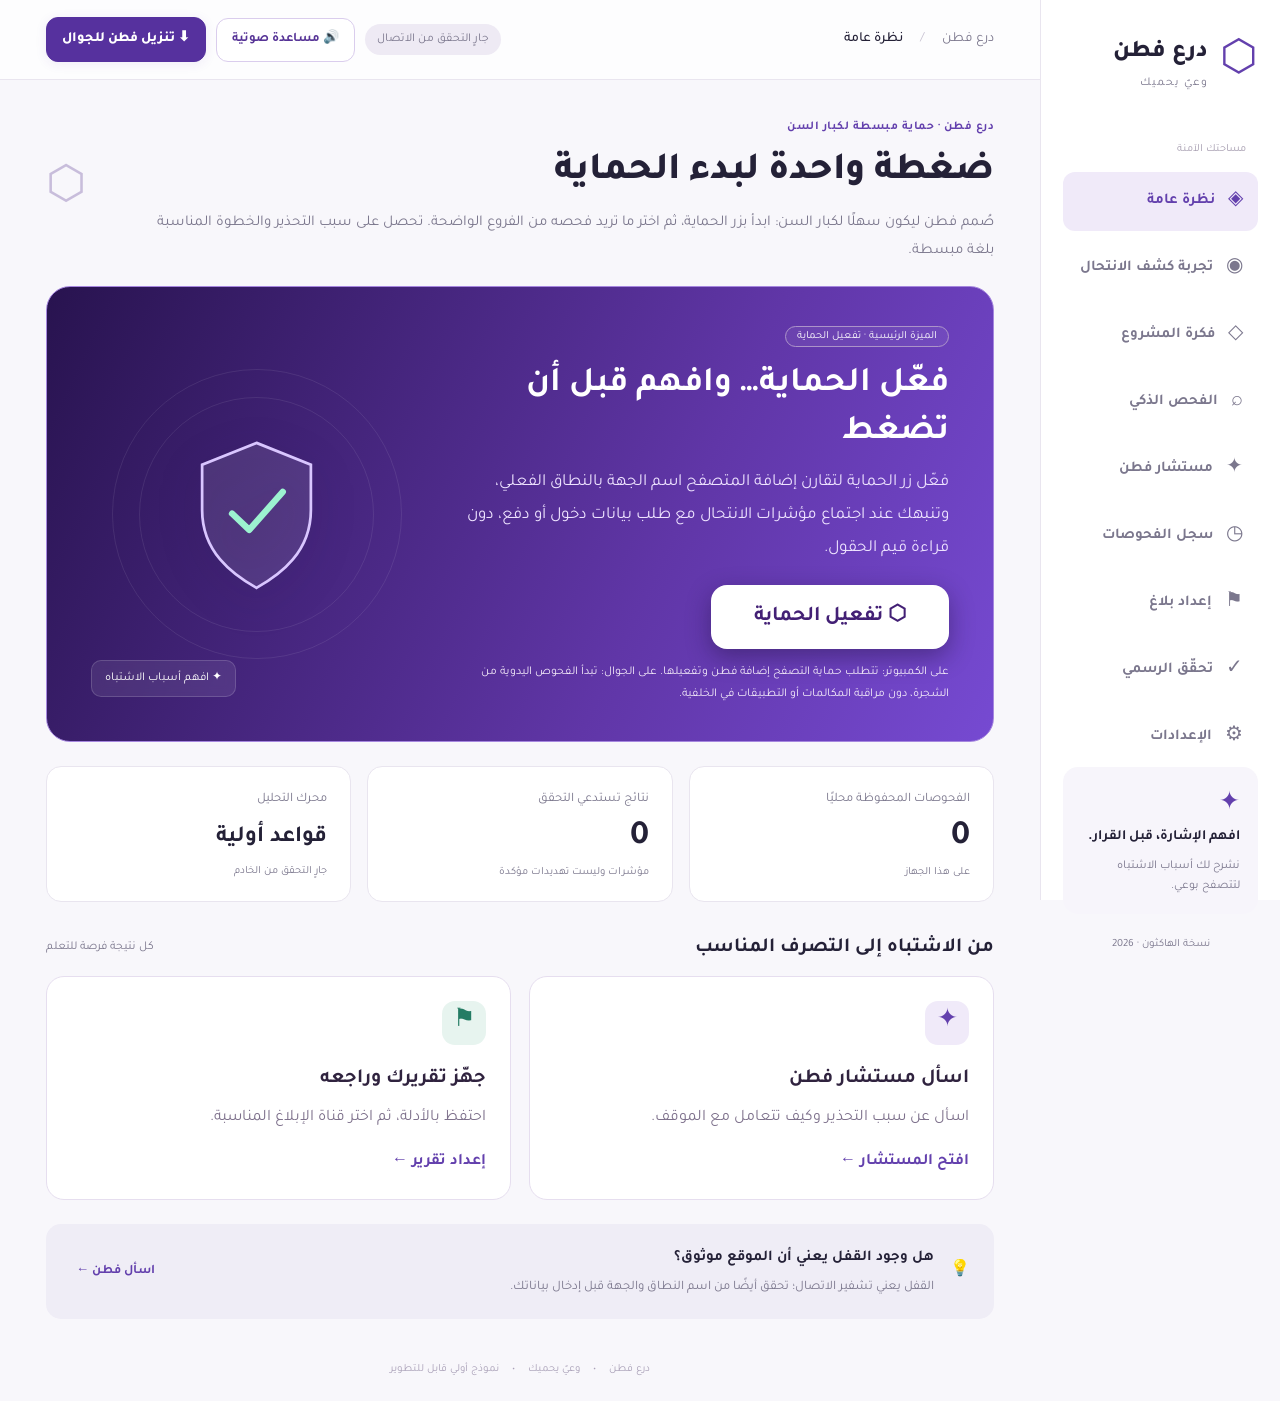
<file: index (8).html>
<!DOCTYPE html>
<html dir="rtl" lang="ar"><head><meta charset="utf-8"/><meta content="width=device-width, initial-scale=1" name="viewport"/><meta content="#38216b" name="theme-color"/><meta content="yes" name="apple-mobile-web-app-capable"/><meta content="درع فطن" name="apple-mobile-web-app-title"/><link href="manifest.webmanifest" rel="manifest"/><link href="icons/fatin-192.png" rel="apple-touch-icon"/><title>درع فطن | وعي يحميك</title><link href="style.css" rel="stylesheet"/></head><body>
<div class="layout"><aside><a class="brand" href="#home"><span class="brandmark">⬡</span><div><strong>درع فطن</strong><small>وعيٌ يحميك</small></div></a><div class="navlabel">مساحتك الآمنة</div><nav aria-label="القائمة الرئيسية"><button class="active" data-page="home">◈ <span>نظرة عامة</span></button><button data-page="demo">◉ <span>تجربة كشف الانتحال</span></button><button data-page="idea">◇ <span>فكرة المشروع</span></button><button data-page="scan">⌕ <span>الفحص الذكي</span></button><button data-page="advisor">✦ <span>مستشار فطن</span></button><button data-page="history">◷ <span>سجل الفحوصات</span></button><button data-page="report">⚑ <span>إعداد بلاغ</span></button><button data-page="tahqaq">✓ <span>تحقّق الرسمي</span></button><button data-page="settings">⚙ <span>الإعدادات</span></button></nav><div class="side-note"><span>✦</span><strong>افهم الإشارة، قبل القرار.</strong><p>نشرح لك أسباب الاشتباه لتتصفح بوعي.</p></div><small class="edition">نسخة الهاكثون · 2026</small></aside>
<div class="main"><header><div class="breadcrumb">درع فطن <span>/</span> <b id="pageTitle">نظرة عامة</b></div><div class="header-actions"><button aria-label="تثبيت أو إضافة فطن للشاشة الرئيسية على الجوال" class="header-install" id="topInstall" type="button">⬇ تنزيل فطن للجوال</button><button aria-controls="voiceBar" aria-expanded="false" class="header-voice" id="topVoice" type="button">🔊 مساعدة صوتية</button><div class="badge muted" id="connection">جارٍ التحقق من الاتصال</div></div></header><div aria-label="المساعدة الصوتية لكبار السن" class="voice-bar" hidden="" id="voiceBar"><div class="voice-head"><strong>🔊 المساعدة الصوتية · زارية النسائي السعودي عند الموافقة</strong><span>استمع للشرح والنتائج بصوت واضح ومبسط.</span></div><div class="voice-actions"><button class="primary" id="voiceWelcome" type="button">▶ استمع لشرح فطن</button><button class="secondary" id="stopVoice" type="button">■ إيقاف الصوت</button><label class="voice-consent"><input id="cloudVoiceConsent" type="checkbox"/> أوافق على إرسال النص الذي أختار سماعه إلى خدمة الصوت عبر الإنترنت للحصول على صوت زارية السعودي</label></div><audio aria-label="تشغيل صوت فطن" controls="" hidden="" id="voicePlayer" playsinline="" preload="none"></audio><p class="voice-status" id="voiceStatus" role="status">بدون موافقة خدمة الصوت، سيحاول فطن استخدام صوت الجهاز إن كان متاحًا.</p></div><main>
<section class="page active" id="home"><div class="intro"><div><div class="eyebrow">درع فطن · حماية مبسطة لكبار السن</div><h1>ضغطة واحدة لبدء الحماية</h1><p>صُمم فطن ليكون سهلًا لكبار السن: ابدأ بزر الحماية، ثم اختر ما تريد فحصه من الفروع الواضحة. تحصل على سبب التحذير والخطوة المناسبة بلغة مبسطة.</p></div><div class="mini-logo">⬡</div></div>
<div class="hero"><div><span class="tag">الميزة الرئيسية · تفعيل الحماية</span><h2>فعّل الحماية… وافهم قبل أن تضغط</h2><p>فعّل زر الحماية لتقارن إضافة المتصفح اسم الجهة بالنطاق الفعلي، وتنبهك عند اجتماع مؤشرات الانتحال مع طلب بيانات دخول أو دفع، دون قراءة قيم الحقول.</p><button aria-controls="protectionTree" aria-expanded="false" class="primary light" id="protection" type="button">⬡  تفعيل الحماية</button><div class="hero-note" id="protectionStatus" role="status">على الكمبيوتر: تتطلب حماية التصفح إضافة فطن وتفعيلها. على الجوال: تبدأ الفحوص اليدوية من الشجرة، دون مراقبة المكالمات أو التطبيقات في الخلفية.</div></div><div aria-hidden="true" class="shield-art"><div class="orbit one"></div><div class="orbit two"></div><svg viewbox="0 0 160 180"><path d="M80 12L140 36V86C140 132 107 157 80 172C53 157 20 132 20 86V36Z" fill="rgba(255,255,255,.1)" stroke="#d9c6ff" stroke-width="3"></path><path d="M53 90L72 108L109 66" fill="none" stroke="#9cf2d0" stroke-linecap="round" stroke-linejoin="round" stroke-width="7"></path></svg><span class="float-label">✦ افهم أسباب الاشتباه</span></div></div><section aria-label="فروع الحماية من فطن" class="protection-tree" hidden="" id="protectionTree">
<div class="tree-crown"><span aria-hidden="true" class="tree-symbol">⬡</span><div><strong>فروع الحماية</strong><p id="treeState" role="status">اختر نوع الفحص المناسب. هذه الفحوص تتم عند الطلب.</p></div><span class="tree-line-status">٤ طرق للفحص</span></div>
<div class="extension-setup" id="extensionSetup"><div><strong>🧩 لتعمل حماية التصفح تلقائيًا على الكمبيوتر</strong><p>نزّل إضافة فطن وثبّتها على Chrome أو Edge مرة واحدة، ثم اضغط زر «تفعيل الحماية» أعلى الصفحة. تعمل الإضافة بقواعد فحص محلية دون قراءة قيم الحقول.</p><p>لتثبيت الإضافة: فك الضغط، افتح <code>chrome://extensions</code> أو <code>edge://extensions</code>، فعّل وضع المطوّر ثم «تحميل إضافة غير مضغوطة» وحدد مجلد extension. أعد تحميل فطن بعدها.</p></div><a href="fatin-extension.zip" class="primary button" id="downloadExtension" download="fatin-extension.zip">⬇ تنزيل إضافة الحماية للكمبيوتر</a></div>
<div class="tree-quick-verify"><span>✅ خطوات التحقق</span><button type="button" data-page="demo">🔎 جرّب كشف الانتحال</button><button type="button" data-page="tahqaq">✓ تحقّق الرسمي</button><button type="button" data-page="scan">🛡️ الفحص الذكي</button></div>
<div class="protection-branches">
<button class="tree-branch" data-scan="url" type="button"><span aria-hidden="true" class="branch-icon">🔗</span><span><strong>١ · روابط المواقع</strong><small>قارن اسم الجهة بالنطاق واكشف مؤشرات التصيّد</small></span><span aria-hidden="true" class="tree-go">←</span></button>
<button class="tree-branch" data-scan="text" type="button"><span aria-hidden="true" class="branch-icon">✉️</span><span><strong>٢ · رسالة أو إيميل</strong><small>تحليل النصوص وطلبات كلمات المرور والدفع والاستعجال</small></span><span aria-hidden="true" class="tree-go">←</span></button>
<button class="tree-branch" data-scan="file" type="button"><span aria-hidden="true" class="branch-icon">🖼️</span><span><strong>٣ · ملف أو صورة</strong><small>مؤشرات الاحتيال + تقدير احتمال أن تكون الصورة مولّدة بالذكاء الاصطناعي، وليس حكمًا قطعيًا</small></span><span aria-hidden="true" class="tree-go">←</span></button>
<button class="tree-branch" data-scan="audio" type="button"><span aria-hidden="true" class="branch-icon">🎙️</span><span><strong>٤ · تسجيل صوتي</strong><small>ارفع رسالة صوتية أو مقطع مكالمة بإذن، أو سجّل بموافقتك عبر الميكروفون</small></span><span aria-hidden="true" class="tree-go">←</span></button>
</div>
<div class="tree-foot"><div><strong>📞 وماذا عن المكالمات؟</strong><p>فطن يحلل تسجيلًا تختاره أو مقطعًا تسجله بإذنك. الموقع لا يتنصّت على المكالمات ولا يعرّف المتصل تلقائيًا؛ هذه قدرات تتطلب تطبيقًا وصلاحيات نظام واختبارات إضافية.</p></div><button class="secondary" data-scan="audio" type="button">افحص تسجيل مكالمة ←</button></div>
<div class="tree-future"><span>🔭 تطوير مستقبلي</span><p>نسعى إلى التكامل التقني مع خدمة «تحقّق» للهيئة الوطنية للأمن السيبراني <strong>بعد موافقة الجهة وتوفر واجهة ربط رسمية</strong>. حاليًا يمكنك فتح الخدمة الرسمية بنفسك دون إرسال تلقائي.</p><button class="tree-verify" data-page="tahqaq" type="button">افتح تحقّق الرسمي ←</button></div>
</section><div class="stats"><article><span>الفحوصات المحفوظة محليًا</span><strong id="total">0</strong><small>على هذا الجهاز</small></article><article><span>نتائج تستدعي التحقق</span><strong id="flagged">0</strong><small>مؤشرات وليست تهديدات مؤكدة</small></article><article><span>محرك التحليل</span><strong class="smaller" id="engineName">قواعد أولية</strong><small id="engineNote">جارٍ التحقق من الخادم</small></article></div>



<div class="section-head"><h2>من الاشتباه إلى التصرف المناسب</h2><span>كل نتيجة فرصة للتعلم</span></div><div class="journey-grid"><button class="journey-card" data-page="advisor"><span class="icon purple">✦</span><h3>اسأل مستشار فطن</h3><p>اسأل عن سبب التحذير وكيف تتعامل مع الموقف.</p><b>افتح المستشار ←</b></button><button class="journey-card" data-page="report"><span class="icon green">⚑</span><h3>جهّز تقريرك وراجعه</h3><p>احتفظ بالأدلة، ثم اختر قناة الإبلاغ المناسبة.</p><b>إعداد تقرير ←</b></button></div><div class="awareness"><span>💡</span><div><strong>هل وجود القفل يعني أن الموقع موثوق؟</strong><p>القفل يعني تشفير الاتصال؛ تحقق أيضًا من اسم النطاق والجهة قبل إدخال بياناتك.</p></div><button class="link" data-page="advisor">اسأل فطن ←</button></div></section>
<section class="page" id="demo"><div class="intro"><div class="eyebrow">اختبر الفرق أمامك</div><h1>من اسم الجهة إلى دليل الاشتباه</h1><p>ثلاث لقطات اختبار ثابتة ببيانات وهمية. لا نفتح هذه المواقع ولا نرسلها إلى Gemini؛ تعمل المقارنة محليًا.</p></div><div class="demo-grid"><article class="panel"><span class="tag">١ · نطاق مطابق</span><h2>تسجيل دخول الجامعة</h2><p>اسم الجامعة + نطاق مدرج في القائمة + حقل كلمة مرور.</p><button class="primary" data-demo="official">عرض المقارنة</button></article><article class="panel"><span class="tag">٢ · مؤشرات انتحال</span><h2>رسوم توصيل وهمية</h2><p>اسم البريد السعودي + نطاق تجريبي مختلف + حقل بطاقة دفع.</p><button class="primary" data-demo="phishing">عرض التحذير</button></article><article class="panel"><span class="tag">٣ · معلومات ناقصة</span><h2>جهة غير محددة</h2><p>حقل دخول بلا اسم جهة مدعومة. لا يكفي للحكم على الموقع.</p><button class="primary" data-demo="unknown">عرض حدود الفحص</button></article></div><article aria-live="polite" class="panel" id="demoResult"><h2>اختر حالة لعرض دليل المقارنة</h2><p>النتائج هنا للتوضيح، وليست قياسًا لدقة المنتج.</p></article><div class="note">لا يحجب النموذج إدخال البيانات أو إرسالها قسرًا. الإضافة تُظهر تنبيهًا عند اكتشاف الصفحة، وتعيد الفحص عند ظهور حقول جديدة أو التركيز على حقل حساس. يلزم اختبار زمن التنبيه على صفحات حقيقية.</div></section>
<section class="page" id="idea"><div class="intro"><div class="eyebrow">درع فطن · الفكرة المدمجة</div><h1>حماية أثناء التصفح، وتوعية عند كل تنبيه</h1><p>منصة تساعد المستخدم على فهم مؤشرات التصيد وانتحال الجهات، والتحقق من المحتوى المشبوه، واختيار الإجراء المناسب.</p></div><div class="demo-grid"><article class="panel"><h2>التحدي الحالي</h2><p>يصعب تمييز المواقع والرسائل والملفات المشبوهة، خصوصًا عند استخدام اسم جهة مألوفة وطلب بيانات الدخول أو الدفع. يحتاج المستخدم إلى دليل مفهوم قبل مشاركة بياناته.</p></article><article class="panel"><h2>الحل الإبداعي</h2><p>زر حماية واضح أولًا، تتفرع تحته أربعة أنواع فحص: رابط موقع، رسالة أو إيميل، ملف أو صورة، وتسجيل صوتي. يجمع فطن بين قواعد مقارنة النطاق ومؤشرات الانتحال وتحليل Gemini عند توفره وبموافقتك، مع شرح مبسّط للأسباب.</p></article><article class="panel"><h2>القيمة المضافة</h2><p>الجمع بين التنبيه أثناء التصفح والفحص عند الطلب والتوعية العملية. كل نتيجة توضّح المؤشر ودليله ومعناه، وتساعد المستخدم على اتخاذ قرار واعٍ دون ضمانات سلامة غير مثبتة.</p></article></div><article class="panel"><h2>آلية العمل</h2><ol><li><strong>تفعيل الحماية:</strong> على الكمبيوتر وبعد تثبيت الإضافة، يوافق المستخدم على الصلاحيات ويفعّل التنبيه أثناء التصفح. تظهر أسفل الزر شجرة الفحوص. على الجوال تظهر فحوص يدوية، لا مراقبة للنظام.</li><li><strong>التحقق أثناء التصفح:</strong> تُقارن الجهة الظاهرة بالنطاق، ويُرصد وجود حقول دخول أو دفع دون قراءة قيمها. عند اجتماع المؤشرات يظهر تنبيه أعلى الصفحة.</li><li><strong>الفحص عند الطلب:</strong> يختار المستخدم أحد الفروع الأربعة. فحص الصور يتضمن تقييمًا تقديريًا لمنشئها بالذكاء الاصطناعي عند توفر Gemini، وفحص الصوت يتطلب اختيار التسجيل أو الموافقة على الميكروفون.</li><li><strong>الفهم والتوعية:</strong> تعرض النتيجة الأدلة ودرسًا قصيرًا، ويجيب المستشار عن أسئلة المستخدم بناءً على آخر فحص عند تفعيل Gemini.</li><li><strong>الإجراء المناسب:</strong> تُعرض القناة الرسمية عند تحديد جهة مدعومة، ويمكن إعداد تقرير ومراجعته وتنزيله قبل الإبلاغ.</li></ol><h2>الفئة المستهدفة</h2><p>مستخدمو الإنترنت غير المتخصصين في الأمن السيبراني، وخاصة الطلاب والموظفون وكبار السن. يبدأ اختبار حماية التصفح بجهات محددة ثم تتوسع التغطية بعد مراجعة النتائج.</p><h2>نطاق النموذج الحالي</h2><p>كشف انتحال جامعة الملك فيصل وسبل داخل Chrome أو Edge على الكمبيوتر. تُستخدم أسماء الجهة في عنوان الصفحة وعناوينها؛ لا يوجد تعرف بصري على جميع الشعارات. النطاق المطابق لا يضمن سلامة الصفحة، ومزودو الدخول الخارجيون غير المدرجين يحتاجون مراجعة.</p><div id="registryList"></div><h2>التوسع والربط بالهيئة</h2><p>خطتنا المستقبلية: توسيع قائمة الجهات والنطاقات، واختبار التنبيه ودعم تطبيق للجوال بإمكانات إضافية بحسب صلاحيات النظام، والبحث في ربط معتمد بخدمة «تحقّق» التابعة للهيئة الوطنية للأمن السيبراني إذا توفرت واجهة API وتصريح رسمي. حاليًا نوفر رابط انتقال إلى الخدمة فقط، دون شراكة أو نقل آلي للمحتوى.</p></article></section>
<section class="page" id="scan"><div class="intro"><div class="eyebrow">تحقق قبل أن تتفاعل</div><h1>فروع فطن · الفحص الذكي</h1><p>اختر رابطًا أو رسالة أو ملفًا/صورة أو تسجيلًا صوتيًا. النتيجة تجمع الأدلة البرمجية مع تفسير الذكاء الاصطناعي عند توافره، ولا تعتمد عليه وحده.</p></div><div class="scan-grid"><article class="panel"><div class="tabs" role="tablist"><button class="active" data-kind="url" role="tab">رابط</button><button data-kind="text" role="tab">رسالة / إيميل</button><button data-kind="file" role="tab">ملف / صورة</button><button data-kind="audio" role="tab">🎙️ صوت / مكالمة</button></div><form id="scanForm"><div id="urlInput"><label for="urlValue">رابط الموقع</label><input dir="ltr" id="urlValue" inputmode="url" maxlength="2048" placeholder="https://example.com" type="text"/><small>لا نفتح الموقع أو نتبع التحويلات. لتقييم الانتحال، أضف ما يظهر أمامك في الصفحة.</small><label for="claimTitle">عنوان الصفحة أو اسم الجهة الظاهر (اختياري)</label><input id="claimTitle" maxlength="300" placeholder="مثل: جامعة الملك فيصل — تسجيل الدخول"/><label class="check"><input id="claimPassword" type="checkbox"/><span>يوجد حقل كلمة مرور في الصفحة</span></label><label class="check"><input id="claimPayment" type="checkbox"/><span>يوجد حقل بيانات بطاقة دفع</span></label><small>هذه أدلة تدخلها أنت؛ الإضافة تجمع أنواع الحقول تلقائيًا دون قيمها.</small></div><div hidden="" id="textInput"><label for="textValue">نص الرسالة أو الإيميل</label><textarea id="textValue" maxlength="20000" placeholder="الصق النص بعد إزالة بياناتك الشخصية..." rows="7"></textarea></div><div hidden="" id="fileInput"><label class="upload" for="fileValue"><span>↑</span><strong>اختر ملفًا للفحص</strong><p>TXT · EML · CSV · JSON · HTML · PDF · PNG · JPG</p><small>حتى 5 ميجابايت. تحليل المحتوى؛ لا تُشغّل الملفات.</small></label><input accept=".txt,.eml,.csv,.json,.html,.log,.pdf,.png,.jpg,.jpeg" id="fileValue" type="file"/><p id="filename"></p><div class="image-info" id="imageOriginInfo"><strong>🪄 داخل فحص الصور: هل الصورة مولّدة بالذكاء الاصطناعي؟</strong><p>عند رفع PNG أو JPG سيحاول Gemini تقييم العلامات الظاهرة فقط مع فحص التصيد. لا يمكن الجزم بأصل الصورة من المظهر وحده، وغياب العلامات ليس إثباتًا أنها حقيقية.</p><p>إذا تعذر تشغيل Gemini تظهر النتيجة «لم يتوفر تقييم المنشأ» دون ادعاء أنها أصلية.</p></div></div><div class="audio-scan" hidden="" id="audioInput">
<h2>🎙️ افحص تسجيلًا صوتيًا</h2>
<p>ارفع تسجيل مكالمة أو رسالة صوتية، وسيحاول Gemini تفريغ الكلام وكشف مؤشرات الاحتيال. النتيجة استرشادية وليست تأكيدًا لهوية المتصل.</p>
<label for="audioValue">ارفع ملف صوتي (MP3 أو M4A أو WAV أو WebM أو OGG)</label>
<input accept=".mp3,.m4a,.mp4,.wav,.webm,.ogg,.oga,.opus,.aac,.flac,.aif,.aiff,audio/*" id="audioValue" type="file"/>
<p aria-live="polite" class="audio-small" id="audioFilename">الحد الأقصى 5 ميجابايت. لا ترفع صوتًا يتضمن رمز تحقق أو معلومات سرية.</p>
<hr/><h2>📞 وضع المساعدة أثناء المكالمة</h2>
<p>يمكن تسجيل مقطع قصير من ميكروفون الجهاز ثم فحصه، بعد موافقتك. جرّب المكالمة على السماعة الخارجية <strong>من جهاز آخر</strong> ليسمعها الميكروفون بوضوح.</p>
<p class="audio-warning">⚠️ لا يستطيع الموقع التقاط الصوت الداخلي للمكالمة مباشرة أو مراقبتها بالخلفية. قد يمنع نظام الهاتف استخدام الميكروفون أثناء المكالمة. احصل على الموافقات اللازمة قبل تسجيل أي شخص.</p>
<label class="check"><input id="callConsent" type="checkbox"/><span>أوافق على تسجيل مقطع بنفسي، ولدي الإذن اللازم لتسجيل المحادثة. لن تُرسل البيانات إلى Gemini إلا عند الضغط على «حلّل المقطع».</span></label>
<div class="mic-actions"><button class="primary" id="micStart" type="button">🎙️ ابدأ التسجيل</button><button class="secondary" disabled="" id="micStop" type="button">■ إيقاف</button><button class="primary" disabled="" id="micAnalyze" type="button">✦ حلّل المقطع</button><button class="secondary" disabled="" id="micDiscard" type="button">حذف المقطع</button></div>
<p id="micStatus" role="status">الميكروفون متوقف. أقصى مدة للمقطع 30 ثانية.</p>
<audio aria-label="استمع إلى المقطع المسجل" controls="" hidden="" id="micPreview" playsinline="" preload="metadata"></audio>
</div><label class="check"><input id="consent" required="" type="checkbox"/><span>أوافق على إرسال المحتوى أو التسجيل الصوتي الذي أختاره إلى خادم فطن وGemini عند تفعيله. سأزيل المعلومات الحساسة قبل الفحص.</span></label><button class="primary" id="scanBtn" type="submit">✦   ابدأ الفحص</button><p class="error" id="scanError" role="alert"></p></form></article><article aria-live="polite" class="panel result" id="result"><div class="empty"><span>⬡</span><h3>الوضوح يبدأ من هنا</h3><p>أدخل المحتوى لتظهر النتيجة والأسباب والتوصيات.</p></div></article></div><article class="official-inline panel"><strong>🔍 تحقق من الرابط أو الملف عبر جهة رسمية</strong><p>خدمة «تحقّق» من الهيئة الوطنية للأمن السيبراني خطوة إضافية مستقلة عن فطن؛ لا ترسل فطن النتائج إليها تلقائيًا.</p><button class="secondary" data-page="tahqaq" type="button">انتقل إلى تحقّق الرسمي للفحص الإضافي</button></article><div class="note">نتائج فطن مؤشرات مساعدة، ولا تمثل شهادة سلامة أو فحصًا مضادًا للفيروسات.</div></section>
<section class="page" id="tahqaq"><div class="intro"><div class="eyebrow">خطوة تحقق إضافية · عبر جهة رسمية</div><h1>خدمة «تحقّق» الرسمية</h1><p>فطن يساعدك على فهم مؤشرات الاحتيال، وهذه الروابط تتيح لك استخدام الخدمة الرسمية بنفسك.</p></div>
<article class="panel official-nca"><div class="official-badge">الهيئة الوطنية للأمن السيبراني · خدمة خارجية</div><h2>فحص الروابط والملفات ورموز QR</h2><p>«تحقّق» متاحة عبر بوابة حصين لفحص الروابط والملفات ورموز QR، وعبر واتساب لفحص الروابط ورموز QR. لا تشمل فحص المكالمات الصوتية مباشرة.</p>
<div class="official-steps"><div><b>١</b><span>افحص المحتوى في فطن، وافهم أسباب الاشتباه.</span></div><div><b>٢</b><span>انسخ الرابط بعد حذف الرموز السرية والمعلومات الشخصية.</span></div><div><b>٣</b><span>افتح تحقّق رسميًا وأرسل الرابط بنفسك، ثم راجع النتيجة الرسمية.</span></div></div>
<div class="official-actions"><a class="primary button" href="https://tahqaq.haseen.gov.sa/" rel="noopener noreferrer" target="_blank">↗ افتح بوابة تحقّق الرسمية</a><a class="secondary button" href="https://wa.me/966118136644" rel="noopener noreferrer" target="_blank">💬 تحقّق عبر واتساب</a><button class="secondary" id="copyTahqaqUrl" type="button">نسخ رابط آخر فحص</button><button class="secondary" id="speakTahqaqHelp" type="button">🔊 اسمع خطوات التحقّق</button></div>
<p class="official-status" id="tahqaqStatus" role="status">الواتساب لا يرسل شيئًا تلقائيًا؛ ستفتح المحادثة وتختار بنفسك ما ترسله.</p>
<div class="official-manual" hidden="" id="tahqaqManualCopy"><label for="tahqaqCopyValue">انسخ الرابط يدويًا من المربع التالي</label><input dir="ltr" id="tahqaqCopyValue" readonly="" type="text"/></div>
<p class="note">فطن مشروع مستقل غير تابع للهيئة الوطنية للأمن السيبراني، ولا توجد شراكة أو واجهة API رسمية مدمجة. الخدمات الخارجية تتطلب الإنترنت. لا تُرسل كلمات المرور أو رموز التحقق أو التسجيلات الصوتية إلى واتساب أو تحقّق.</p>
<a class="official-source" href="https://nca.gov.sa/ar/cyber-awareness/awareness-campaigns/tahqaq/" rel="noopener noreferrer" target="_blank">المصدر: صفحة «تحقّق» على موقع الهيئة الرسمي ↗</a></article></section>
<section class="page" id="advisor"><div class="intro"><div class="eyebrow">معرفة قريبة منك</div><h1>مستشار فطن</h1><p>افهم آخر نتيجة فحص، واسأل عن الخطوات المناسبة عند الاشتباه بموقع أو رسالة أو ملف.</p></div><article class="panel chat-panel"><div aria-live="polite" id="messages"><div class="bubble assistant">أهلًا بك، أنا مستشار فطن. اسألني عن أسباب الاشتباه أو كيف تتصرف بعد التنبيه. يمكنك إجراء فحص أولًا ليصبح سؤالك مرتبطًا بنتيجته. لا ترسل كلمات المرور أو رموز التحقق.</div></div><div class="note" id="advisorContext">لم تُحدد نتيجة فحص بعد؛ يمكنك طرح سؤال توعوي عام.</div><div class="suggestions"><button data-question="ماذا أفعل إذا أدخلت كلمة المرور في موقع مشبوه؟">أدخلت كلمة المرور في موقع مشبوه</button><button data-question="كيف أميز رابط التصيد؟">كيف أميز رابط التصيد؟</button></div><form id="chatForm"><label class="check"><input id="chatConsent" required="" type="checkbox"/><span>أوافق على إرسال السؤال وآخر نتيجة فحص إلى Gemini عبر الخادم.</span></label><div class="chat-entry"><input id="question" maxlength="4000" placeholder="اكتب سؤالك هنا..." required=""/><button class="primary" id="chatBtn">إرسال ←</button></div></form><p class="error" id="chatError" role="alert"></p></article></section>
<section class="page" id="history"><div class="intro"><h1>سجل الفحوصات</h1><p>يُحفظ ملخص النتائج على جهازك عند اختيار الحفظ؛ لا نحفظ المحتوى الأصلي.</p></div><article class="panel"><div class="section-head"><h2>نتائجك المحفوظة</h2><button class="secondary" id="clearHistory">مسح السجل</button></div><div id="historyList"></div></article></section>
<section class="page" id="report"><div class="intro"><div class="eyebrow">من التحقق إلى الإجراء</div><h1>إعداد بلاغ</h1><p>حوّل نتيجة الفحص إلى تقرير واضح، وأزل المعلومات الشخصية قبل مشاركته.</p></div><div class="scan-grid"><article class="panel"><h2>مسودة تقرير الفحص</h2><p>يمكن نسخ التقرير أو تنزيله. لا يُرسل تلقائيًا إلى أي جهة.</p><textarea aria-label="مسودة التقرير" id="reportText" placeholder="أجرِ فحصًا أولًا أو اكتب تفاصيل الحادث هنا..." rows="12"></textarea><div class="actions"><button class="primary" id="copyReport">نسخ التقرير</button><button class="secondary" id="downloadReport">تنزيل TXT</button></div><p id="reportStatus" role="status"></p></article><article class="panel"><span class="icon purple">⚑</span><h2>القناة الرسمية للإبلاغ</h2><p>تتيح الهيئة الوطنية للأمن السيبراني معلومات الإبلاغ عن الحوادث السيبرانية على الجهات الوطنية عبر موقعها الرسمي. تحقق من نطاق الخدمة والتعليمات قبل تقديم البلاغ.</p><a class="primary button" href="https://nca.gov.sa/ar/report-incident/" rel="noopener noreferrer" target="_blank">فتح قناة الإبلاغ الرسمية ↗</a><button class="secondary" data-page="tahqaq" type="button">فتح خدمة «تحقّق» لفحص الرابط أو الملف</button><div class="note">فطن مشروع مستقل. المتاح الآن تقرير وإحالة رسمية. أُضيف رابط خدمة «تحقّق» الرسمية كإحالة خارجية مستقلة، وليس تكامل API أو شراكة مع الهيئة. لا يرسل فطن بيانات أو بلاغات تلقائيًا.</div></article></div></section>
<section class="page" id="settings"><div class="intro"><h1>إعدادات فطن</h1><p>اتصال واضح وتحكم في بياناتك.</p></div><article class="panel settings"><h2>خادم التحليل</h2><label for="server">عنوان الخادم</label><input dir="ltr" id="server" placeholder="اتركه فارغًا عند التشغيل على نفس الخادم"/><small>لتشغيل الواجهة على GitHub Pages، أدخل رابط خادم Flask عبر HTTPS.</small><label for="token">رمز الوصول الاختياري</label><input autocomplete="off" id="token" type="password"/><small>يُحفظ خلال الجلسة فقط. مفتاح Gemini يبقى على الخادم، ولا يُكتب هنا.</small><button class="primary" id="saveSettings">حفظ والتحقق من الاتصال</button><p id="settingsStatus" role="status"></p><hr/><h2>الصوت النسائي لكبار السن</h2><p>اضغط «استمع لشرح فطن»، ثم «اسمع النتيجة» أو زر سماع رد المستشار. مع موافقتك يستعمل فطن صوت زارية النسائي السعودي عبر خدمة صوت خارجية. دون موافقة أو دون اتصال يحاول استخدام صوت عربي من الجهاز، وقد يختلف الصوت واللهجة.</p><p>الصوت لا يبدأ تلقائيًا؛ اضغط زر الاستماع. في بعض أجهزة الآيفون قد تحتاج الضغط على ▶ في مشغل الصوت بعد تجهيز الملف.</p><label for="voiceRate">سرعة القراءة من الجهاز</label><select id="voiceRate"><option value="0.8">بطيئة ومريحة</option><option value="0.95">متوسطة</option><option value="1.1">عادية</option></select><label class="check"><input id="largeText" type="checkbox"/><span>تكبير الخط والأزرار لتسهيل الاستخدام</span></label><hr/><h2>الفحص من الجوال</h2><p>يمكن فتح فطن على iPhone أو Android من أي متصفح حديث، وتثبيته على الشاشة الرئيسية. تفعيل وضع الفحص السريع يُظهر صفحة الفحص فور فتح الموقع، وليس نظام حماية يعمل في الخلفية.</p><div class="mobile-preference"><button class="secondary" id="mobileMode" type="button">تفعيل وضع الفحص السريع للجوال</button><p class="mobile-status" id="mobileModeStatus" role="status">هذا الوضع يفتح صفحة الفحص سريعًا، وليس حماية تلقائية على بقية المواقع.</p></div><button class="secondary" hidden="" id="installMobile" type="button">إضافة للجوال</button><button class="secondary" id="installFromSettings" type="button">تعليمات إضافة فطن للجوال</button><hr/><h2>حماية التصفح عبر الإضافة على الكمبيوتر</h2><p>نزّل إضافة فطن من زر تنزيل الإضافة في الصفحة الرئيسية وثبّتها في Chrome أو Edge. تعتمد على قواعد محلية للكشف عن انتحال جهتين مدعومتين عندما تطلب الصفحة كلمة مرور أو بيانات بطاقة، أو عن حقول حساسة على HTTP. لا تقرأ قيم الحقول ولا تُرسل أي بيانات إلى الخادم أو Gemini أثناء التصفح.</p><p>زر الحماية المرتبط بإضافة Chrome أو Edge يعمل على الكمبيوتر عند تثبيت الإضافة. في الجوال يُفتح الفحص اليدوي بدل إيهامك بأن جميع المواقع محمية تلقائيًا. ولحماية Safari عبر الصفحات الخارجية يلزم لاحقًا تطوير إضافة iOS مستقلة.</p><hr/><h2>الخصوصية وحدود الفحص</h2><p>لا يخزّن الخادم الملفات أو المحادثات. معالجة Gemini تخضع لشروط خدمة مزوّد النموذج. لا ترفع ملفات سرية أو بيانات شخصية حساسة. الروابط لا تُفتح، والملفات لا تُشغّل.</p></article></section>
</main><footer>درع فطن <span>•</span> وعيٌ يحميك <span>•</span> نموذج أولي قابل للتطوير</footer></div></div>
<dialog id="mobileDialog"><h2>📲 فطن على شاشة جوالك</h2><p id="mobileInstallInstructions">على آيفون: افتح الرابط في Safari، ثم مشاركة، ثم «إضافة إلى الشاشة الرئيسية». على أندرويد: افتح الرابط في Chrome أو متصفح داعم، ثم القائمة، ثم «تثبيت التطبيق» أو «إضافة إلى الشاشة الرئيسية».</p><p>يعمل الفحص اليدوي داخل الموقع. عند غياب الإنترنت تتوفر الواجهة واللقطات التجريبية بعد زيارة سابقة، لكن تحليل Gemini والصوت السعودي السحابي يحتاجان اتصالًا بالخادم.</p><div class="actions"><button class="primary" hidden="" id="triggerInstall" type="button">تثبيت فطن الآن</button><button class="secondary" id="closeMobileDialog" type="button">إغلاق</button></div></dialog><dialog id="installDialog"><h2>فعّل الحماية عبر الإضافة</h2><p><a class="primary button" href="fatin-extension.zip" download="fatin-extension.zip">⬇ تنزيل إضافة فطن المكتبية</a></p><p>افتح chrome://extensions أو edge://extensions، وفعّل وضع المطوّر، ثم اختر «تحميل إضافة غير مضغوطة» وحدد مجلد extension.</p><p>افتح نافذة الإضافة وفعّل الحماية؛ الفحص يعمل محليًا دون إرسال محتوى التصفح. بعد ذلك أعد تحميل هذه الصفحة.</p><button class="primary" id="closeDialog">فهمت</button></dialog><script src="identity.js"></script><script src="voice.js"></script><script src="official-verify.js"></script><script src="app.js"></script><script src="audio-scan.js"></script></body></html>
</file>
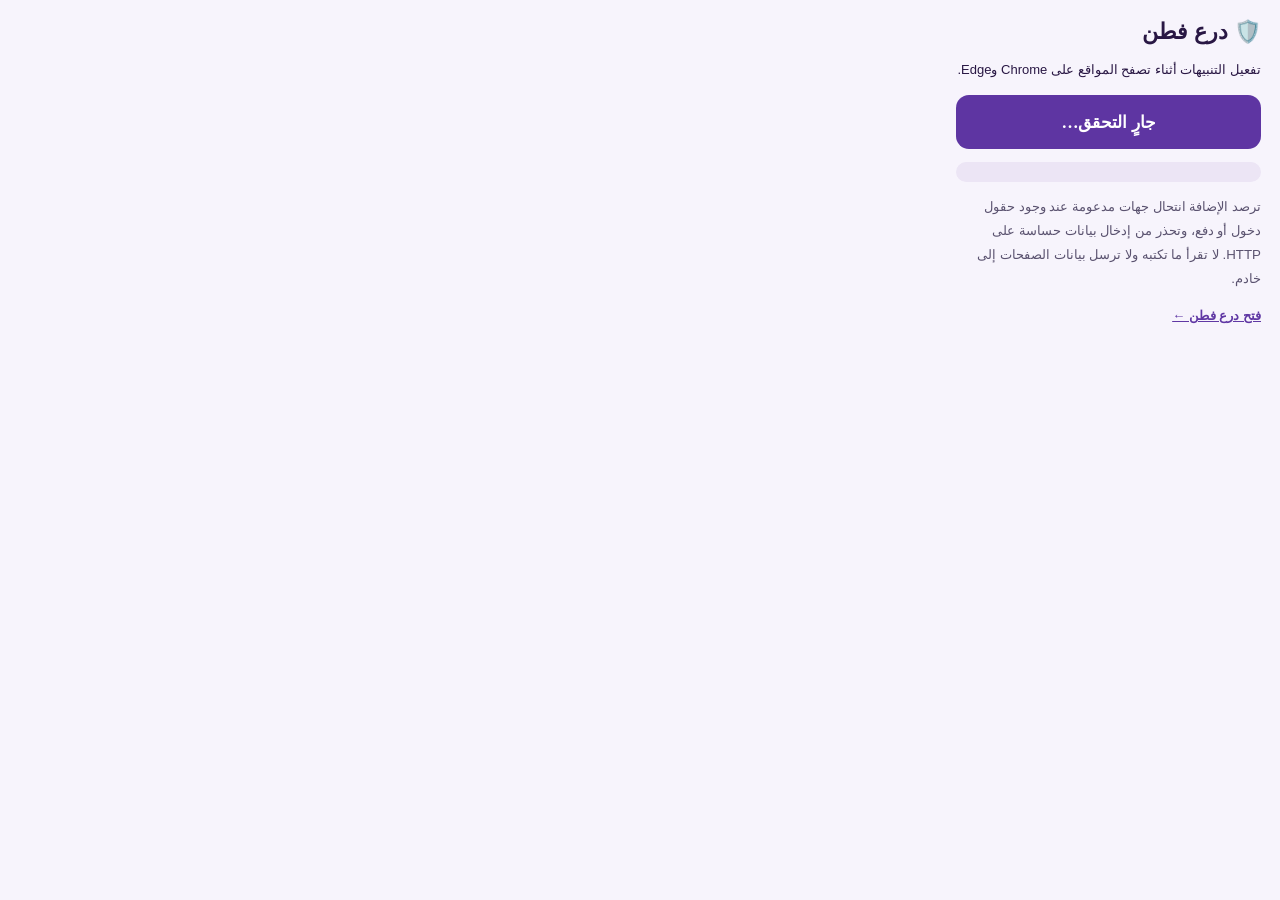
<file: popup.html>
<!doctype html><html lang="ar" dir="rtl"><head><meta charset="utf-8"><meta name="viewport" content="width=device-width,initial-scale=1"><title>حماية فطن</title><style>
body{font-family:Tahoma,Arial,sans-serif;width:305px;padding:19px;background:#f7f4fc;color:#291744;margin:0}h1{font-size:22px;margin:0 0 10px}p{font-size:13px;line-height:1.85}button{width:100%;min-height:54px;border:0;border-radius:13px;background:#5e35a2;color:white;font:700 17px Tahoma;cursor:pointer}button.off{background:#2c875f}#state{font-weight:700;background:#ece5f5;padding:10px;border-radius:10px}small{line-height:1.8;color:#5b5370;display:block;margin-top:12px}a{color:#6038a4;font-weight:700}</style></head><body>
<h1>🛡️ درع فطن</h1><p>تفعيل التنبيهات أثناء تصفح المواقع على Chrome وEdge.</p><button id="toggle" type="button">جارٍ التحقق…</button><p id="state" role="status"></p><small>ترصد الإضافة انتحال جهات مدعومة عند وجود حقول دخول أو دفع، وتحذر من إدخال بيانات حساسة على HTTP. لا تقرأ ما تكتبه ولا ترسل بيانات الصفحات إلى خادم.</small><p><a href="https://abdullatifmoh.github.io/fatin/#home" target="_blank" rel="noopener">فتح درع فطن ←</a></p><script src="popup.js"></script></body></html>
</file>
<file: style.css>
@import url('https://fonts.googleapis.com/css2?family=Tajawal:wght@400;500;600;700;800&display=swap');
:root{--ink:#242137;--muted:#7b778d;--purple:#6340ad;--pale:#f0eaf9;--border:#e9e5ef;--bg:#f8f7fb;--green:#247c64}*{box-sizing:border-box}body{margin:0;background:var(--bg);color:var(--ink);font-family:Tajawal,Arial,sans-serif;font-size:16px;line-height:1.65}button,input,textarea{font:inherit}button,a,input,textarea{ -webkit-tap-highlight-color:transparent}button,a.button{cursor:pointer}button{transition:background .15s,transform .15s}button:hover{filter:brightness(.96)}button:disabled{opacity:.6;cursor:wait}a{color:inherit;text-decoration:none}h1,h2,h3,p{margin-top:0}h1{font-size:32px;line-height:1.4;margin-bottom:10px}h2{font-size:23px;line-height:1.4}h3{font-size:20px;margin-bottom:8px}p{color:var(--muted)}small{display:block;font-size:13px;color:var(--muted)}.layout{display:flex;min-height:100vh}aside{width:240px;flex-shrink:0;background:#fff;border-left:1px solid var(--border);padding:34px 22px;display:flex;flex-direction:column;position:sticky;top:0;height:100vh}.brand{display:flex;gap:12px;align-items:center;margin-bottom:48px}.brandmark{font-size:43px;color:var(--purple);line-height:1}.brand strong{font-size:24px;font-weight:800}.brand small{font-size:12px;letter-spacing:1px}.navlabel{font-size:11px;color:#a59caf;padding:0 12px;margin-bottom:12px}nav{display:grid;gap:8px}nav button{display:flex;gap:13px;align-items:center;text-align:right;border:0;background:none;padding:13px 15px;color:var(--muted);border-radius:12px;font-size:20px}nav span{font-size:15px;font-weight:600}nav .active{color:var(--purple);background:var(--pale)}.side-note{margin-top:auto;background:#f7f5fb;padding:18px;border-radius:15px;font-size:14px}.side-note>span{color:var(--purple);font-size:25px;display:block}.side-note strong{display:block;margin-bottom:8px}.side-note p{margin:0;font-size:12px}.edition{margin-top:22px;text-align:center;font-size:11px}.main{flex:1;min-width:0}header{height:80px;border-bottom:1px solid var(--border);background:rgba(255,255,255,.75);display:flex;justify-content:space-between;align-items:center;padding:0 46px;gap:15px}.breadcrumb{font-size:14px;color:var(--muted)}.breadcrumb span{padding:0 14px;color:#c7c1d1}.breadcrumb b{color:var(--ink);font-weight:500}.badge{font-size:12px;border-radius:40px;padding:6px 12px;background:#e9f5ef;color:var(--green)}.badge.muted{background:#eeeaf4;color:var(--muted)}main{max-width:1300px;margin:auto;padding:38px 46px 20px}.page{display:none}.page.active{display:block}.intro{margin-bottom:25px}.intro:has(.mini-logo){display:flex;justify-content:space-between;align-items:center}.intro p{font-size:15px;margin:0}.eyebrow{font-size:12px;letter-spacing:.5px;color:var(--purple);font-weight:700;margin-bottom:9px}.mini-logo{font-size:46px;color:#c8bddb}.hero{min-height:265px;background:linear-gradient(115deg,#32205f,#7148b5);border-radius:24px;padding:32px 38px;display:grid;grid-template-columns:1.5fr 1fr;gap:30px;color:#fff;overflow:hidden}.hero h2{font-size:29px;margin:12px 0 8px}.hero p{color:#e1d7ef;max-width:500px;font-size:15px;line-height:1.8;margin-bottom:20px}.tag{font-size:11px;border:1px solid #ac93c9;background:#ffffff0e;border-radius:20px;padding:4px 11px}.primary,.secondary{border:0;border-radius:11px;padding:12px 20px;font-weight:700;display:inline-flex;align-items:center;justify-content:center;gap:8px}.primary{background:var(--purple);color:#fff}.light{background:#f0e9ff;color:#3e226a}.secondary{background:var(--pale);color:var(--purple)}.hero-note{font-size:11px;color:#d5c9e8;margin-top:10px}.shield-art{position:relative;display:flex;align-items:center;justify-content:center;min-height:210px}.shield-art svg{width:145px;z-index:1;filter:drop-shadow(0 12px 20px #1b103955)}.orbit{position:absolute;width:235px;height:235px;border:1px solid #ffffff16;border-radius:50%}.orbit.two{width:290px;height:290px}.float-label{position:absolute;bottom:8px;left:0;background:#ffffff15;border:1px solid #ffffff28;backdrop-filter:blur(6px);border-radius:10px;padding:8px 13px;font-size:12px;z-index:2}.stats{display:grid;grid-template-columns:repeat(3,1fr);gap:16px;margin:22px 0 32px}.stats article{background:#fff;border:1px solid var(--border);padding:19px 23px;border-radius:15px}.stats span{font-size:13px;color:var(--muted)}.stats strong{display:block;font-size:34px;line-height:1.5;font-weight:700}.stats .smaller{font-size:23px;line-height:2.2}.stats small{font-size:11px}.section-head{display:flex;justify-content:space-between;align-items:center;gap:12px;margin-bottom:14px}.section-head h2{font-size:20px;margin:0}.section-head>span{font-size:12px;color:var(--muted)}.quick-grid{display:grid;grid-template-columns:repeat(3,1fr);gap:16px}.quick{border:1px solid var(--border);background:#fff;border-radius:17px;padding:24px;text-align:right}.icon{width:44px;height:44px;border-radius:13px;display:inline-flex;align-items:center;justify-content:center;font-size:25px;margin-bottom:18px}.purple{background:var(--pale);color:var(--purple)}.green{background:#e7f4ef;color:var(--green)}.peach{background:#fbf0e6;color:#b67539}.quick p{font-size:13px;min-height:42px}.quick b{font-size:12px;color:var(--purple)}.awareness{margin-top:24px;background:#efedf6;border-radius:15px;padding:21px 24px;display:flex;gap:16px;align-items:center}.awareness p{font-size:13px;margin:5px 0 0}.awareness strong{font-size:15px}.link{color:var(--purple);background:none;border:none;font-weight:700;font-size:13px;white-space:nowrap;margin-right:auto}.scan-grid{display:grid;grid-template-columns:1fr 1fr;gap:22px;align-items:start}.panel{padding:26px;background:#fff;border:1px solid var(--border);border-radius:19px}.panel>p{font-size:14px}.tabs{display:flex;gap:5px;background:var(--bg);padding:5px;border-radius:11px;margin-bottom:25px}.tabs button{flex:1;border:0;background:none;color:var(--muted);border-radius:8px;padding:10px 3px;font-size:14px}.tabs .active{background:#fff;color:var(--purple);box-shadow:0 2px 6px #342b5510;font-weight:700}label:not(.check):not(.upload){display:block;font-size:14px;font-weight:600;margin:12px 0 8px}input:not([type=checkbox]):not([type=file]),textarea{width:100%;border:1px solid #ddd6e7;border-radius:11px;background:#fdfcfe;padding:13px;color:var(--ink);outline:0}input:focus,textarea:focus{border-color:var(--purple);box-shadow:0 0 0 3px #6340ad12}textarea{resize:vertical;line-height:1.8}input::placeholder,textarea::placeholder{color:#aaa3b9}form small{margin-top:9px;font-size:12px}.check{display:flex;align-items:flex-start;gap:9px;margin:22px 0;font-size:12px;line-height:1.9;color:var(--muted)}input[type=checkbox]{accent-color:var(--purple);flex-shrink:0;margin-top:5px;width:16px;height:16px}#scanBtn{width:100%}.error{color:#b8494d;font-size:13px;margin-top:14px;white-space:pre-wrap}.note{color:var(--muted);font-size:12px;background:#f2eff8;padding:15px 18px;border-radius:11px;margin-top:22px}.empty{text-align:center;padding:60px 15px}.empty>span{font-size:60px;color:#c6b9df}.empty h3{margin-top:12px}.empty p{font-size:14px}.upload{display:block;border:1.5px dashed #c9bbdf;padding:28px 15px;border-radius:13px;text-align:center;background:#faf8fe;cursor:pointer}.upload>span{display:block;font-size:28px;color:var(--purple)}.upload p{font-size:11px;margin:10px 0}#fileValue{margin-top:12px;width:100%;font-size:12px}#filename{font-size:13px;overflow-wrap:anywhere}.result .badge{display:inline-block}.risk-high{background:#fce8e9;color:#b13b4d}.risk-medium{background:#fff2dd;color:#9a6618}.risk-unknown{background:#eeecf4;color:#6d657e}.result h2{margin:15px 0}.result .summary{font-size:15px;color:var(--ink)}.indicator{border-right:3px solid #d2c1ea;padding:10px 15px;margin:12px 0;background:#f9f7fc;border-radius:8px}.indicator strong{font-size:14px}.indicator p{font-size:13px;margin:5px 0 0}.evidence{font-size:12px;direction:auto;color:var(--purple);word-break:break-all}.result ol{padding-right:22px;font-size:14px;color:var(--muted)}.result .actions{display:flex;flex-wrap:wrap;gap:10px;margin-top:18px}.actions{display:flex;gap:12px;margin-top:15px}.result .notice{font-size:12px;color:#9a6618}.chat-panel{max-width:900px}#messages{height:350px;overflow-y:auto;display:flex;flex-direction:column;gap:15px;padding:5px}.bubble{white-space:pre-wrap;overflow-wrap:anywhere;padding:16px 20px;border-radius:14px;font-size:15px;max-width:85%}.assistant{background:#f2eef9;align-self:flex-start}.user{background:var(--purple);color:#fff;align-self:flex-end}.suggestions{display:flex;gap:10px;flex-wrap:wrap;margin-top:18px}.suggestions button{font-size:12px;color:var(--purple);background:none;border:1px solid #e2d8ef;border-radius:20px;padding:6px 12px}.chat-entry{display:flex;gap:12px}.chat-entry input{flex:1}.chat-entry button{white-space:nowrap}.history-row{display:flex;justify-content:space-between;align-items:center;padding:18px 0;border-bottom:1px solid var(--border);gap:16px}.history-row strong{font-size:14px}.history-row small{font-size:11px}.settings{max-width:750px}.settings small{margin:8px 0 15px}.settings h2{font-size:20px}.settings p{font-size:14px}.settings hr{border:0;border-top:1px solid var(--border);margin:28px 0}footer{padding:22px 46px;font-size:11px;color:#aaa1b8;text-align:center}footer span{margin:0 10px}dialog{max-width:480px;width:90%;border:1px solid var(--border);padding:30px;border-radius:20px;box-shadow:0 20px 80px #24163230}dialog::backdrop{background:#19102980}dialog p{font-size:14px}button:focus-visible,a:focus-visible{outline:3px solid #b795ec;outline-offset:3px}[hidden]{display:none!important}
@media(min-width:1600px){main{padding-top:50px}}@media(max-width:1100px){aside{width:205px;padding:28px 14px}main{padding:30px 28px}header{padding:0 28px}.hero{padding:26px}.quick{padding:20px}.quick-grid{gap:12px}h1{font-size:28px}.scan-grid{grid-template-columns:1fr}}@media(max-width:760px){.layout{display:block}aside{position:static;width:100%;height:auto;padding:16px 20px;border:0;border-bottom:1px solid var(--border)}.brand{margin-bottom:15px}.brand strong{font-size:21px}.brandmark{font-size:33px}.navlabel,.side-note,.edition{display:none}nav{display:flex;overflow-x:auto;gap:5px}nav button{white-space:nowrap;flex-shrink:0;padding:9px 12px;gap:6px;font-size:15px}nav span{font-size:12px}header{height:62px;padding:0 20px}.breadcrumb{font-size:12px}.breadcrumb span{padding:0 6px}.badge{font-size:10px}main{padding:26px 20px}h1{font-size:26px}.mini-logo{display:none}.hero{grid-template-columns:1fr;padding:27px;min-height:0;position:relative}.hero>div:first-child{z-index:2}.hero h2{font-size:25px}.hero p{font-size:14px;max-width:90%}.shield-art{display:none}.stats{gap:9px;margin-bottom:26px}.stats article{padding:13px 10px}.stats span{font-size:10px;display:block;min-height:30px;line-height:1.5}.stats strong{font-size:26px}.stats .smaller{font-size:16px;line-height:2.5}.stats small{font-size:9px}.quick-grid{grid-template-columns:1fr}.quick{display:grid;grid-template-columns:45px 1fr;column-gap:16px;padding:20px}.quick .icon{grid-row:span 3;margin:0}.quick h3{font-size:18px;margin:0}.quick p{min-height:0;margin:5px 0 8px}.quick b{grid-column:2}.section-head>span{display:none}.awareness{align-items:flex-start;padding:18px}.awareness .link{display:none}.panel{padding:21px}.bubble{max-width:95%;font-size:14px}footer{padding:20px}.intro p{font-size:14px}}

.demo-grid{display:grid;grid-template-columns:repeat(3,minmax(0,1fr));gap:18px;margin-bottom:24px}.demo-grid .panel{margin:0}.demo-grid h2{font-size:21px}.hero .secondary{margin:8px;color:#392260;background:#f0e9fa}#demoResult{margin-top:24px}#registryList a{color:#6340ad}#claimTitle{margin-top:8px}#result a,#demoResult a{margin:12px 0}#result small,#demoResult small{display:block}#demoResult .evidence{overflow-wrap:anywhere}@media(max-width:900px){.demo-grid{grid-template-columns:1fr}.hero .secondary{margin:8px 0}}

.journey-grid{display:grid;grid-template-columns:1fr 1fr;gap:18px;margin-bottom:24px}.journey-card{text-align:right;background:#fff;border:1px solid #e6deef;border-radius:18px;padding:24px;cursor:pointer;font:inherit;color:#30233f}.journey-card:hover{border-color:#9b7acc}.journey-card p{color:#7e718c;line-height:1.8}.journey-card b{color:#6340ad}.learning-card{padding:18px 22px;background:#eef8f3;border:1px solid #d8ece1;border-radius:14px;margin:20px 0}.learning-card p{margin:8px 0 0;line-height:1.9}#advisorContext{margin:12px 0}@media(max-width:700px){.journey-grid{grid-template-columns:1fr}}

/* Mobile + Arabic voice accessibility (additive, does not override current palette). */
.voice-bar{margin:18px 46px 0;padding:16px 20px;border:1px solid #dfd3f1;border-radius:18px;background:#f4f0fc;display:flex;flex-wrap:wrap;align-items:center;gap:12px 22px}
.voice-head{display:flex;flex-direction:column;min-width:220px;flex:1}
.voice-head strong{font-size:17px;color:#402475}
.voice-head span{font-size:13px;color:#665878}
.voice-actions{display:flex;flex-wrap:wrap;align-items:center;gap:9px}
.voice-consent{font-size:13px;line-height:1.6;display:flex;align-items:flex-start;gap:8px;max-width:335px}
.voice-consent input{width:20px;height:20px;flex-shrink:0;accent-color:#6340ad}
.voice-bar audio{width:100%;max-width:500px;min-height:45px}
.voice-status{width:100%;font-size:13px;margin:0;color:#53416d}
.mobile-card{display:flex;align-items:center;gap:20px;margin:24px 0;border-color:#d7cbea;background:#fff}
.mobile-card>div{flex:1}.mobile-card h2{margin:2px 0 5px}.mobile-card p{margin-bottom:5px}
.mobile-card .actions{flex-wrap:wrap}.mobile-status{font-size:12px;margin-top:12px;color:#665578}
.mobile-art{font-size:66px;line-height:1;flex-shrink:0}
.voice-result-button,.voice-message-button{font-size:15px;min-height:48px}
.voice-message-button{display:block;margin:5px 0 0 auto;padding:7px 14px;border:1px solid #c5b0ea;border-radius:9px;background:#fff;color:#51327f;cursor:pointer}
.settings select{width:100%;border:1px solid #ddd6e7;border-radius:10px;padding:13px;background:#fff;min-height:48px;font:inherit;color:var(--ink)}
body.easy-mode{font-size:18px}
body.easy-mode p,body.easy-mode label,body.easy-mode .voice-status{font-size:17px}
body.easy-mode button,body.easy-mode input,body.easy-mode textarea{font-size:18px;min-height:51px}
body.easy-mode .summary,body.easy-mode .bubble{font-size:19px}
body.easy-mode .indicator p,body.easy-mode .note{font-size:16px}
button{touch-action:manipulation}
@media(max-width:1100px){.voice-bar{margin:12px 28px 0}}
@media(max-width:760px){.voice-bar{margin:12px 14px 0;padding:16px}.voice-head{min-width:100%}.voice-actions{width:100%}.voice-actions>button{flex:1;min-height:49px;font-size:14px}.voice-consent{max-width:none;width:100%}.voice-consent input{width:22px;height:22px}.mobile-card{gap:8px;padding:18px}.mobile-art{font-size:38px}.mobile-card .actions{display:grid;grid-template-columns:1fr;gap:9px}.mobile-card .actions button{width:100%;min-height:51px}.result .actions{display:grid;grid-template-columns:1fr 1fr}.result .actions button{font-size:13px;min-height:49px}.result .actions button:first-child{grid-column:span 2}.chat-entry{flex-wrap:wrap}.chat-entry button{min-height:48px}input,textarea{font-size:16px!important}header{gap:5px}}
@media(max-width:380px){.mobile-art{display:none}.result .actions{grid-template-columns:1fr}.result .actions button:first-child{grid-column:1}}

/* Explicit audio upload and user-initiated call-snippet analysis. */
.audio-scan{border:1px solid #e5d8f2;border-radius:14px;padding:18px;background:#fcfaff;margin:16px 0}
.audio-scan h2{font-size:18px;margin:8px 0 12px}
.audio-scan p{font-size:14px;line-height:1.9}
.audio-scan #audioValue{display:block;width:100%;max-width:100%;padding:12px;border:1px dashed #bca9d6;border-radius:9px;background:white}
.audio-scan .audio-small{color:#71617c;font-size:12px}
.audio-scan hr{border:0;border-top:1px solid #e5dded;margin:24px 0}
.audio-warning{padding:12px 14px;background:#fff4e7;color:#62471c;border-radius:11px}
.mic-actions{display:flex;flex-wrap:wrap;gap:8px;margin:12px 0}
.mic-actions button{flex:1;min-width:105px;min-height:49px;font:inherit}
.mic-actions button:disabled{opacity:.5;cursor:not-allowed}
#micStatus{font-weight:600;color:#49386c;min-height:28px}
#micPreview{width:100%;max-width:480px}
.audio-transcript{background:#f8f6fd;border:1px solid #e4ddf1;border-radius:11px;padding:12px;margin:15px 0;overflow-wrap:anywhere}
.audio-transcript summary{cursor:pointer;font-weight:700}
.audio-transcript p{white-space:pre-wrap;font-size:14px;line-height:1.9}
@media(max-width:760px){.tabs{flex-wrap:wrap}.tabs button{flex:1 1 42%;min-height:48px}.audio-scan{padding:13px}.mic-actions{display:grid;grid-template-columns:1fr 1fr}}

/* Official service referral (non-API). Accessible on desktop and mobile. */
.official-home{display:flex;align-items:center;gap:20px;margin:18px 0;background:#fff;border-color:#d8d0e7;flex-wrap:wrap}
.official-home>div:nth-child(2){flex:1;min-width:220px}.official-home h2{font-size:20px;margin:0 0 5px}
.official-home p{margin:0;font-size:14px}.official-home button{min-height:49px}
.official-badge{font-weight:700;color:#52368a;background:#f1ebfa;border-radius:22px;padding:6px 13px;font-size:12px;white-space:nowrap}
.official-inline{margin-top:22px;background:#f9f7fd}.official-inline p{margin:7px 0 10px}.official-inline .secondary{min-height:48px}
.official-nca h2{margin:14px 0}.official-nca>p{max-width:820px}.official-steps{display:grid;gap:12px;margin:20px 0}
.official-steps>div{display:flex;align-items:center;gap:12px;border:1px solid #e7dff2;border-radius:13px;padding:12px;font-size:16px}
.official-steps b{display:inline-flex;align-items:center;justify-content:center;background:#eee7fb;border-radius:50%;min-width:38px;height:38px;font-size:18px;color:#5e349e}
.official-actions{display:flex;flex-wrap:wrap;gap:11px;margin:16px 0}.official-actions>*{min-height:49px;font-size:15px;text-align:center}
.official-status{font-size:14px;color:#5c4d76}.official-source{font-weight:700;text-decoration:underline;color:#5e349e}
.official-manual input{max-width:650px}.official-result{background:#f9f6ff;border:1px solid #e4d9f1;border-radius:14px;padding:19px;margin-top:22px}
.official-result>strong{font-size:18px}.official-result>p{font-size:14px;margin:8px 0}.official-result small{line-height:1.7}
@media(max-width:760px){.official-home{align-items:stretch}.official-home .official-badge{white-space:normal}.official-home button{width:100%}.official-actions{flex-direction:column}.official-actions>*{width:100%;font-size:16px}.official-steps>div{font-size:15px}.official-result{padding:15px}}

/* Unified accessible scanner and compact controls (October 2026). */
.header-actions{display:flex;align-items:center;gap:10px;flex-wrap:wrap}
.header-install,.header-voice{padding:10px 15px;min-height:44px;font:inherit;font-size:13px;font-weight:700;border-radius:12px;border:1px solid #dacded;background:#fff;color:#563396;cursor:pointer;white-space:nowrap}
.header-install{background:#643fae;color:#fff;border-color:#643fae}
.header-install:hover,.header-voice:hover{filter:brightness(.95)}
.unified-grid{display:grid;grid-template-columns:repeat(4,minmax(0,1fr));gap:14px;margin:16px 0 10px}
.unified-card{border:1px solid #e2d7ed;border-radius:20px;padding:23px 17px;min-height:210px;background:#fff;text-align:right;color:#241933;display:flex;flex-direction:column;align-items:flex-start;gap:12px;cursor:pointer;font-family:inherit;transition:transform .16s,border-color .16s,box-shadow .16s}
.unified-card:hover{transform:translateY(-3px);border-color:#936fc7;box-shadow:0 8px 26px #3d2a6614}
.unified-card:focus-visible{outline:3px solid #9875d6;outline-offset:2px}
.unified-card .feature-symbol{display:grid;place-items:center;background:#f1ebf9;border-radius:14px;width:51px;height:51px;font-size:25px}
.unified-card strong{font-size:19px}.unified-card small{font-size:13px;line-height:1.8;color:#756981}
.quick-clarification{font-size:12px;color:#766b81;margin-bottom:25px}
.image-info,.origin-panel{padding:16px;border:1px solid #ded4ef;border-radius:13px;background:#f8f5fd;margin:16px 0}
.image-info strong,.origin-panel strong{display:block;font-size:15px;color:#4b307b}
.image-info p,.origin-panel p{font-size:13px;line-height:1.8;margin:9px 0}
.origin-panel small{font-size:12px;color:#6b5b79}
.mobile-preference{padding:12px 0}
@media(max-width:1100px){.unified-grid{grid-template-columns:repeat(2,minmax(0,1fr))}}
@media(max-width:760px){.header-actions{gap:5px}.header-install,.header-voice{min-height:42px;font-size:12px;padding:7px 10px}.header-actions .badge{max-width:125px;overflow:hidden;text-overflow:ellipsis;white-space:nowrap}header{height:auto;min-height:72px;flex-wrap:wrap;padding-top:9px;padding-bottom:9px;gap:7px}.unified-card{min-height:165px;padding:17px 14px;gap:7px}.unified-card strong{font-size:16px}.unified-card small{font-size:12px}.unified-card .feature-symbol{width:44px;height:44px}.quick-clarification{line-height:1.8}}
@media(max-width:390px){.unified-grid{grid-template-columns:1fr}.unified-card{min-height:125px}}


/* 2026 - One-tap protection hub, visible branches, RTL connector tree */
#home>.intro{margin-bottom:20px}
#home>.intro h1{font-size:clamp(30px,3vw,43px);font-weight:800;line-height:1.35}
#home>.intro p{max-width:840px;line-height:1.9}
#home .hero{min-height:315px;background:linear-gradient(115deg,#28134f 0%,#6036a7 64%,#764ad2 100%);border:1px solid #a687df;padding:36px 44px}
#home .hero h2{font-size:clamp(26px,2.7vw,35px)}
#home .hero p{font-size:17px;max-width:650px;line-height:1.95;color:#eee3ff}
#protection{min-width:238px;min-height:64px;font-size:21px;border-radius:16px;background:#fff;color:#432075;box-shadow:0 8px 24px #180c3066;transition:transform .15s,box-shadow .15s}
#protection:hover{transform:translateY(-2px);box-shadow:0 10px 28px #180c3080}
#protection:focus-visible{outline:4px solid #bfead8}
#protectionStatus{font-size:13px;line-height:1.85;max-width:720px;color:#f2eafc}
.header-actions #topInstall{order:3;background:#56319e;color:#fff;border-color:#56319e;font-size:14px;font-weight:800;box-shadow:0 2px 12px #5b32ab16}
.header-actions #topVoice{order:2}
.header-actions #connection{order:1}
.protection-tree{position:relative;margin:18px 0 22px;padding:27px 29px 24px;background:#fff;border:1px solid #d9c6f1;border-radius:23px;box-shadow:0 12px 40px #49306f0b;animation:tree-appear .25s ease both}
@keyframes tree-appear{from{opacity:.3;transform:translateY(-8px)}to{opacity:1;transform:translateY(0)}}
.tree-crown{display:flex;align-items:center;gap:16px;background:#f1eafa;padding:18px 19px;border-radius:16px;position:relative;z-index:1}
.tree-symbol{display:grid;place-items:center;width:54px;height:54px;flex-shrink:0;border-radius:16px;background:#6040aa;color:#fff;font-size:31px}
.tree-crown strong{font-size:22px;font-weight:800;color:#33214e}
.tree-crown p{margin:0;font-size:13px;color:#634b7d;line-height:1.6}
.tree-line-status{margin-right:auto;border-radius:30px;background:#fff;color:#69449e;font-weight:700;padding:5px 12px;font-size:12px;white-space:nowrap}
.protection-branches{margin:0 27px 0 0;padding:22px 29px 3px 0;border-right:3px solid #d5c2f0;display:grid;grid-template-columns:repeat(2,minmax(0,1fr));gap:15px 21px}
.tree-branch{position:relative;display:flex;gap:13px;align-items:center;text-align:right;background:#fdfcff;border:1.5px solid #e8def4;border-radius:16px;padding:19px 17px;min-height:120px;width:100%;font:inherit;color:#2b203c;transition:transform .15s,border-color .15s,background .15s}
.tree-branch:before{content:'';position:absolute;right:-31px;top:50%;height:2px;width:29px;background:#d5c2f0}
.tree-branch:hover{transform:translateY(-2px);border-color:#9d79d6;background:#f7f1fe}
.branch-icon{background:#efe8f9;width:54px;height:54px;flex-shrink:0;display:grid;place-items:center;border-radius:15px;font-size:26px}
.tree-branch strong{font-size:19px;display:block;color:#30204e}
.tree-branch small{font-size:13px;color:#72647e;line-height:1.7;margin-top:2px}
.tree-go{margin-right:auto;color:#7953a8;font-size:22px;font-weight:800}
.tree-foot{background:#f4f0fa;border-radius:15px;padding:18px 20px;display:flex;align-items:center;gap:16px;margin-top:19px}
.tree-foot>div{flex:1}.tree-foot strong{font-size:16px}.tree-foot p{margin:3px 0 0;font-size:13px;line-height:1.8}
.tree-foot button{font-size:14px;white-space:nowrap}
.tree-future{border-top:1px solid #e9dff2;margin-top:17px;padding-top:15px;display:flex;align-items:center;flex-wrap:wrap;gap:10px 15px}
.tree-future span{font-size:13px;font-weight:800;color:#543b82;white-space:nowrap}
.tree-future p{flex:1;margin:0;font-size:12px;line-height:1.8;min-width:250px}
.tree-verify{color:#6340ad;background:#f3ecfb;border:1px solid #e1d0ee;border-radius:9px;padding:9px 12px;font:inherit;font-size:13px;font-weight:700;cursor:pointer}
#home .stats{margin-top:24px}
@media(max-width:1100px){.protection-branches{grid-template-columns:1fr}.tree-branch{min-height:95px}}
@media(max-width:760px){
 #home .hero{padding:26px 24px;min-height:0}#home .hero p{max-width:none;font-size:16px}
 #protection{width:100%;min-height:72px;font-size:23px}
 #home .intro p{font-size:16px}
 .protection-tree{padding:15px;margin-top:13px;border-radius:18px}
 .tree-crown{padding:13px;gap:10px;align-items:flex-start}
 .tree-crown strong{font-size:20px}.tree-symbol{width:44px;height:44px;font-size:24px}
 .tree-line-status{display:none}
 .protection-branches{margin-right:18px;padding-right:17px;gap:11px}
 .tree-branch{min-height:110px;padding:13px 11px;gap:9px}
 .tree-branch:before{right:-19px;width:17px}
 .branch-icon{width:45px;height:45px;font-size:21px}
 .tree-branch strong{font-size:17px}.tree-branch small{font-size:12px}
 .tree-foot{display:block;padding:15px}.tree-foot button{margin-top:12px;width:100%;white-space:normal;min-height:49px}
 .tree-future{align-items:flex-start}.tree-future p{min-width:100%}.tree-verify{width:100%}
 .header-actions #topInstall{font-size:13px;white-space:normal;text-align:center}
}
@media(prefers-reduced-motion:reduce){.protection-tree{animation:none}.tree-branch,#protection{transition:none}}

/* Real extension setup: visible actionable installation and verification controls. */
.extension-setup{display:flex;align-items:center;gap:22px;justify-content:space-between;border:2px solid #caa5ef;background:#faf5ff;padding:18px;margin:15px 0;border-radius:16px}.extension-setup[hidden]{display:none!important}.extension-setup>div{flex:1}.extension-setup strong{font-size:17px}.extension-setup p{font-size:13px;line-height:1.8;margin:7px 0}.extension-setup a{white-space:normal;text-align:center;min-width:210px;line-height:1.7}.tree-quick-verify{display:flex;align-items:center;flex-wrap:wrap;gap:10px;padding:12px 0}.tree-quick-verify span{font-weight:800;color:#412776}.tree-quick-verify button{border:1px solid #ccb8eb;border-radius:13px;background:#f3ecfb;color:#4c2d85;padding:11px 14px;min-height:47px;font-family:inherit;font-size:14px;font-weight:700;cursor:pointer}.tree-quick-verify button:hover{background:#e5d8f6}.tree-quick-verify button:focus-visible{outline:3px solid #6b48af}@media(max-width:700px){.extension-setup{display:block}.extension-setup>a{display:block;margin-top:12px}.tree-quick-verify{display:grid;grid-template-columns:1fr 1fr}.tree-quick-verify span{grid-column:1/-1}.tree-quick-verify button{min-height:54px}}


/* Fatin switch enables manual scan panel, not device-wide protection. */
.fatin-hero{transition:background .35s ease,border-color .35s ease}
.fatin-hero.fatin-demo-on{background:linear-gradient(115deg,#1d3c43 0%,#296b63 48%,#5f3ead 100%)!important;border-color:#9be4c6!important}
.fatin-control{max-width:530px;border:1px solid #ffffff42;background:rgba(17,9,38,.2);border-radius:25px;padding:19px 20px;margin-top:22px;box-shadow:0 14px 45px #00000018}
.fatin-control-top{display:flex;gap:12px;align-items:center;margin-bottom:13px}
.fatin-control-top>div{flex:1;min-width:0}
.fatin-control-top strong{display:block;font-size:20px;color:#fff;line-height:1.3}
.fatin-control-top small{font-size:12px;color:#e5dafa;line-height:1.65}
.fatin-current-dot{display:inline-block;width:14px;height:14px;flex-shrink:0;border-radius:50%;background:#b4a5cd;box-shadow:0 0 0 5px #ffffff12;transition:background .2s,box-shadow .2s}
.fatin-demo-on .fatin-current-dot{background:#84f5bc;box-shadow:0 0 0 6px #7befb123,0 0 18px #83f7a5}
.fatin-demo-label{font-size:11px;color:#fff;border:1px solid #ffffff63;background:#ffffff14;padding:6px 9px;border-radius:40px;white-space:nowrap}
#protection.fatin-power-button{min-height:94px;width:100%;border:2px solid transparent;border-radius:20px;background:#fff;color:#432075;font-family:inherit;font-size:26px;font-weight:800;display:flex;align-items:center;justify-content:center;gap:12px;padding:12px 18px;cursor:pointer;transition:background .2s,transform .2s}
#protection.fatin-power-button:hover{transform:translateY(-1px)}
#protection.fatin-power-button:focus-visible{outline:4px solid #c9fce0;outline-offset:4px}
.fatin-power-icon{font-size:36px;line-height:1}
.fatin-toggle{display:block;flex-shrink:0;margin-right:auto;width:66px;height:38px;border-radius:28px;background:#bfb8ce;padding:5px;direction:ltr;transition:background .2s}
.fatin-toggle-knob{display:block;width:28px;height:28px;border-radius:50%;background:#fff;box-shadow:0 2px 7px #0002;transition:transform .24s}
.fatin-demo-on .fatin-toggle{background:#177e65}
.fatin-demo-on .fatin-toggle-knob{transform:translateX(28px)}
.fatin-demo-on #protection.fatin-power-button{background:#d8ffea;color:#145a43}
.fatin-control-foot{display:flex;align-items:center;justify-content:space-between;gap:12px;color:#e6ddf7;font-size:13px;margin-top:13px}
.fatin-demo-on .fatin-control-foot span:first-child{color:#adffd3;font-weight:800}
#protectionStatus{margin-top:13px;max-width:540px;color:#f3eaf9;font-size:12px;line-height:1.8}
.demo-tree-notice{background:#fff7e7;color:#6e4d17;border:1px solid #eed7a8;border-radius:12px;padding:11px 15px;font-size:13px;margin:14px 0 0;line-height:1.8}
.demo-tree-notice strong{color:#6e4d17}
.tree-foot-actions{display:flex;flex-direction:column;gap:7px;min-width:190px}
.tree-foot-actions button{white-space:normal;text-align:center}
.call-demo-icon{font-size:46px;text-align:center;margin-bottom:10px}
.call-demo-tag{font-size:12px;color:#67409c;background:#f0eaf9;padding:6px 13px;border-radius:14px;display:inline-block;margin-bottom:8px}
.call-demo-note{background:#fff6e8;border-radius:11px;padding:12px;color:#6e4d17;font-size:12px}
#callDemoDialog{text-align:right}
@media(max-width:760px){
 .fatin-control{padding:14px 13px;margin-top:18px;border-radius:20px}
 #protection.fatin-power-button{font-size:21px;min-height:85px;padding:10px 12px;gap:8px}
 .fatin-power-icon{font-size:28px}
 .fatin-toggle{width:55px;height:33px;padding:4px}
 .fatin-toggle-knob{width:25px;height:25px}
 .fatin-demo-on .fatin-toggle-knob{transform:translateX(22px)}
 .fatin-demo-label{font-size:10px;padding:4px 7px}
 .fatin-control-top strong{font-size:16px}
 .fatin-control-top small{font-size:11px}
 .tree-foot-actions{margin-top:12px;width:100%}
 .tree-foot-actions button{width:100%}
 .demo-tree-notice{font-size:12px}
}

/* Checkout safety is a supporting use case inside the existing four-branch tree. */
.checkout-alert-guide{margin:18px 0;padding:21px 24px;background:linear-gradient(120deg,#fff9ed,#faf5ff);border:1px solid #e8d4ab;border-radius:18px;box-shadow:0 5px 20px #3c215108}
.checkout-alert-heading{display:flex;align-items:flex-start;gap:15px}
.checkout-cart{font-size:30px;line-height:1.2;background:#fff2d8;border-radius:14px;padding:10px;flex-shrink:0}
.checkout-alert-guide h3{font-size:20px;color:#2f2050;margin:0 0 5px}
.checkout-alert-guide p{font-size:14px;color:#594d6d;margin:0;line-height:1.85}
.checkout-alert-actions{display:flex;align-items:center;justify-content:space-between;gap:14px;flex-wrap:wrap;margin-top:14px}
.checkout-alert-actions span{font-size:12px;color:#6e5f7f;flex:1;min-width:190px}
.checkout-alert-actions button{white-space:normal;text-align:center;min-height:44px}
.field-study-note{margin:18px 0;display:flex;align-items:flex-start;gap:16px;border-right:5px solid #6340ad;background:#fdfcff}
.field-study-icon{font-size:30px;background:#eee7f8;border-radius:14px;padding:9px 14px;flex-shrink:0}
.field-study-note h2{font-size:20px;margin:0 0 8px}.field-study-note p{margin-bottom:8px}
@media(max-width:680px){.checkout-alert-guide{padding:16px}.checkout-alert-guide h3{font-size:18px}.checkout-alert-guide p{font-size:14px}.checkout-alert-actions button{width:100%}.field-study-note{padding:18px;gap:10px}.field-study-icon{font-size:22px;padding:7px}}

/* Interactive payment demonstration on phishing-demo screen. */
.checkout-lab{margin:0 0 26px;border:1px solid #d9c8ed;border-radius:23px;background:#fff;padding:25px;box-shadow:0 12px 40px #39215b0b;scroll-margin-top:20px}
.checkout-lab-heading{display:flex;align-items:start;justify-content:space-between;gap:18px;margin-bottom:18px}
.checkout-kicker{display:inline-block;color:#6340ad;font-size:13px;font-weight:800;margin-bottom:8px}
.checkout-lab-heading h2{font-size:25px;line-height:1.45;color:#2f2050;margin:0 0 7px}
.checkout-lab-heading p{margin:0;color:#6e6082;font-size:14px;line-height:1.8;max-width:750px}
.checkout-lab-count{border:1px solid #dfd2f2;color:#5c3c9c;background:#f7f3fc;border-radius:40px;padding:7px 14px;white-space:nowrap;font-size:12px;font-weight:700}
.checkout-demo-choices{display:flex;flex-wrap:wrap;gap:10px;margin-bottom:18px}
.checkout-demo-choice{background:#f7f3fc;border:1px solid #e4daf1;color:#57446d;border-radius:12px;padding:11px 17px;font-size:14px;font-weight:700;min-height:47px}
.checkout-demo-choice.is-selected{color:#fff;border-color:#6340ad;background:#6340ad;box-shadow:0 5px 14px #6340ad25}
.checkout-demo-columns{display:grid;grid-template-columns:minmax(0,1fr) minmax(0,1fr);align-items:stretch;gap:18px}
.checkout-fake-store{border-radius:17px;border:1px solid #e6dfec;background:#faf9fd;padding:21px;min-width:0}
.checkout-store-bar{display:flex;justify-content:space-between;gap:8px;align-items:center;margin-bottom:18px}
.checkout-store-bar>div{display:flex;align-items:center;gap:10px}.checkout-store-bar strong{font-size:18px;color:#2a2043}
.checkout-store-icon{background:#eee6f9;padding:9px;border-radius:11px;font-size:23px;line-height:1}
.checkout-training-tag{color:#745a91;background:#ede7f4;padding:4px 10px;border-radius:35px;font-size:11px;white-space:nowrap}
.checkout-site-line{padding:12px;background:#fff;border:1px solid #e8dfef;border-radius:10px;margin-bottom:17px}
.checkout-site-line span{display:block;font-size:12px;color:#716482;margin-bottom:5px}.checkout-site-line code{display:block;font-family:ui-monospace,Consolas,monospace;font-size:12px;color:#493671;overflow-wrap:anywhere;text-align:left}
.checkout-order-box{border-bottom:1px solid #e8dfed;padding:0 0 13px;margin-bottom:15px}.checkout-order-box p{font-size:13px;font-weight:700;color:#574669;margin-bottom:12px}.checkout-order-box>div{display:flex;justify-content:space-between;gap:10px;font-size:14px;margin-bottom:10px}.checkout-order-total{border-top:1px solid #e2d7ed;padding-top:13px;color:#2f2254}
.checkout-fields-hint{font-size:12px;color:#635471;background:#f0ebf7;border-radius:10px;padding:10px 12px;line-height:1.65;margin-bottom:15px}
.checkout-pay-button{width:100%;min-height:51px;font-size:16px}
.checkout-fake-store>small{font-size:11px;text-align:center;margin-top:10px}
.checkout-result-side{border-radius:17px;border:1px solid #d9e9df;background:#f5faf7;padding:22px;min-width:0;display:flex;align-items:stretch}
.checkout-before{display:flex;flex-direction:column;justify-content:center;align-items:center;text-align:center;gap:10px;width:100%}
.checkout-circle{font-size:34px;background:#e1f4e9;width:75px;height:75px;border-radius:25px;display:grid;place-items:center;margin-bottom:5px}
.checkout-before h3{font-size:20px;color:#24523e;margin:0}.checkout-before p{font-size:14px;color:#567360;line-height:1.85;max-width:350px;margin:0}
.checkout-process{display:flex;flex-direction:column;align-items:stretch;gap:7px;text-align:right;margin-top:15px;width:100%;max-width:315px}
.checkout-process span{font-size:13px;background:#e7f3eb;padding:8px 13px;border-radius:9px;color:#37634f}
.checkout-result-feedback{width:100%;outline:0}.checkout-result-feedback.is-warning{color:#683b19}.checkout-result-feedback.is-neutral{color:#245942}
.checkout-result-side:has(.checkout-result-feedback.is-warning:not([hidden])){background:#fff8ed;border-color:#ecd7b4}
.checkout-feedback-top{display:flex;align-items:start;gap:12px}.checkout-feedback-symbol{width:47px;height:47px;display:grid;place-items:center;font-size:26px;background:#fff0db;border-radius:12px;flex-shrink:0}.checkout-result-feedback.is-neutral .checkout-feedback-symbol{background:#e1f4ea}
.checkout-feedback-label{font-size:12px;color:#9a641c;font-weight:700}.checkout-result-feedback.is-neutral .checkout-feedback-label{color:#397857}
.checkout-result-feedback h3{font-size:21px;margin:5px 0 12px;color:#683b19}.checkout-result-feedback.is-neutral h3{color:#245942}
.checkout-result-feedback p{font-size:14px;line-height:1.8;color:#695a4b;margin:5px 0 12px}.checkout-result-feedback.is-neutral p{color:#476b56}
.checkout-result-feedback ul{padding-right:20px;margin:8px 0 18px;font-size:13px;line-height:1.9}.checkout-feedback-actions{display:flex;flex-wrap:wrap;gap:8px}
.checkout-feedback-actions button{font-size:13px;padding:10px 14px;min-height:42px}
.checkout-lab-footer{color:#786b85;font-size:12px;line-height:1.8;margin:17px 0 0}
@media(max-width:900px){.checkout-demo-columns{grid-template-columns:1fr}.checkout-result-side{min-height:225px}}
@media(max-width:540px){.checkout-lab{padding:15px;border-radius:16px}.checkout-lab-heading{display:block}.checkout-lab-heading h2{font-size:21px}.checkout-lab-count{display:none}.checkout-demo-choices{display:grid;grid-template-columns:1fr;gap:8px}.checkout-demo-choice{width:100%}.checkout-fake-store,.checkout-result-side{padding:16px}.checkout-store-bar strong{font-size:16px}.checkout-training-tag{font-size:10px}.checkout-feedback-actions{display:grid;grid-template-columns:1fr}.checkout-feedback-actions button{width:100%}}

/* User-provided site URL check above the checkout examples. */
.checkout-url-check{border:1px solid #ddd1ef;background:linear-gradient(145deg,#faf7ff,#fff);border-radius:18px;padding:21px;margin:5px 0 20px}
.checkout-url-intro{display:flex;align-items:flex-start;gap:12px;margin-bottom:15px}
.checkout-url-icon{font-size:24px;background:#eee6fa;width:45px;height:45px;border-radius:12px;display:grid;place-items:center;flex-shrink:0}
.checkout-url-intro h3{margin:0 0 5px;font-size:20px;color:#38216b}
.checkout-url-intro p{margin:0;color:#716182;font-size:13px;line-height:1.8}
.checkout-url-form{display:grid;gap:10px}
.checkout-url-form>label:not(.check){font-size:14px;font-weight:750;color:#3f315b}
.checkout-optional{color:#887a9c;font-size:12px;font-weight:400}
.checkout-url-form input[type="url"],.checkout-url-form input[id="checkoutUrlBrand"]{width:100%;max-width:100%;min-width:0;border:1px solid #d7c9ea;background:#fff;border-radius:11px;padding:12px 14px;min-height:48px;font:inherit;box-sizing:border-box;color:#261945}
.checkout-url-form input[type="url"]{direction:ltr;text-align:left;unicode-bidi:plaintext}
.checkout-url-line{display:flex;align-items:stretch;gap:10px;min-width:0}
.checkout-url-line>input{flex:1;min-width:0}
.checkout-url-line>button{white-space:nowrap;min-height:48px;border-radius:10px}
.checkout-url-checkline{align-items:flex-start;font-size:13px;line-height:1.65;color:#5f5073}
.checkout-url-checkline input{margin-top:5px}
.checkout-url-form>small{font-size:12px;line-height:1.65;color:#766784}
.checkout-url-error{border-radius:10px;background:#fff1ec;border:1px solid #ebbaad;padding:12px;color:#8b3221;line-height:1.7;margin:0}
.checkout-url-result{margin-top:17px;border:1px solid #dbcfec;background:#fff;border-radius:15px;padding:17px;line-height:1.8;color:#382c50}
.checkout-url-result h3{margin:9px 0;font-size:19px}
.checkout-url-result h4{margin:13px 0 7px}
.checkout-url-result p{margin:7px 0}
.checkout-url-result ul{padding-inline-start:24px}
.checkout-url-domain{font-size:13px;overflow-wrap:anywhere}
.checkout-url-indicators{display:grid;gap:8px;margin:12px 0}
.checkout-url-indicator{border:1px solid #e9e0f4;padding:10px 13px;border-radius:10px;background:#fcfaff}
.checkout-url-indicator p{font-size:13px;color:#695976}
.checkout-url-limits{font-size:12px;color:#765c82;background:#f5f0fa;border-radius:10px;padding:11px}
.checkout-examples-divider{display:flex;align-items:center;gap:15px;margin:14px 0 18px;font-size:13px;font-weight:700;color:#857494}
.checkout-examples-divider::before,.checkout-examples-divider::after{content:"";height:1px;flex:1;background:#e9def2}
@media(max-width:620px){.checkout-url-check{padding:14px}.checkout-url-line{flex-direction:column}.checkout-url-line>button{width:100%}.checkout-url-intro h3{font-size:18px}}
</file>
